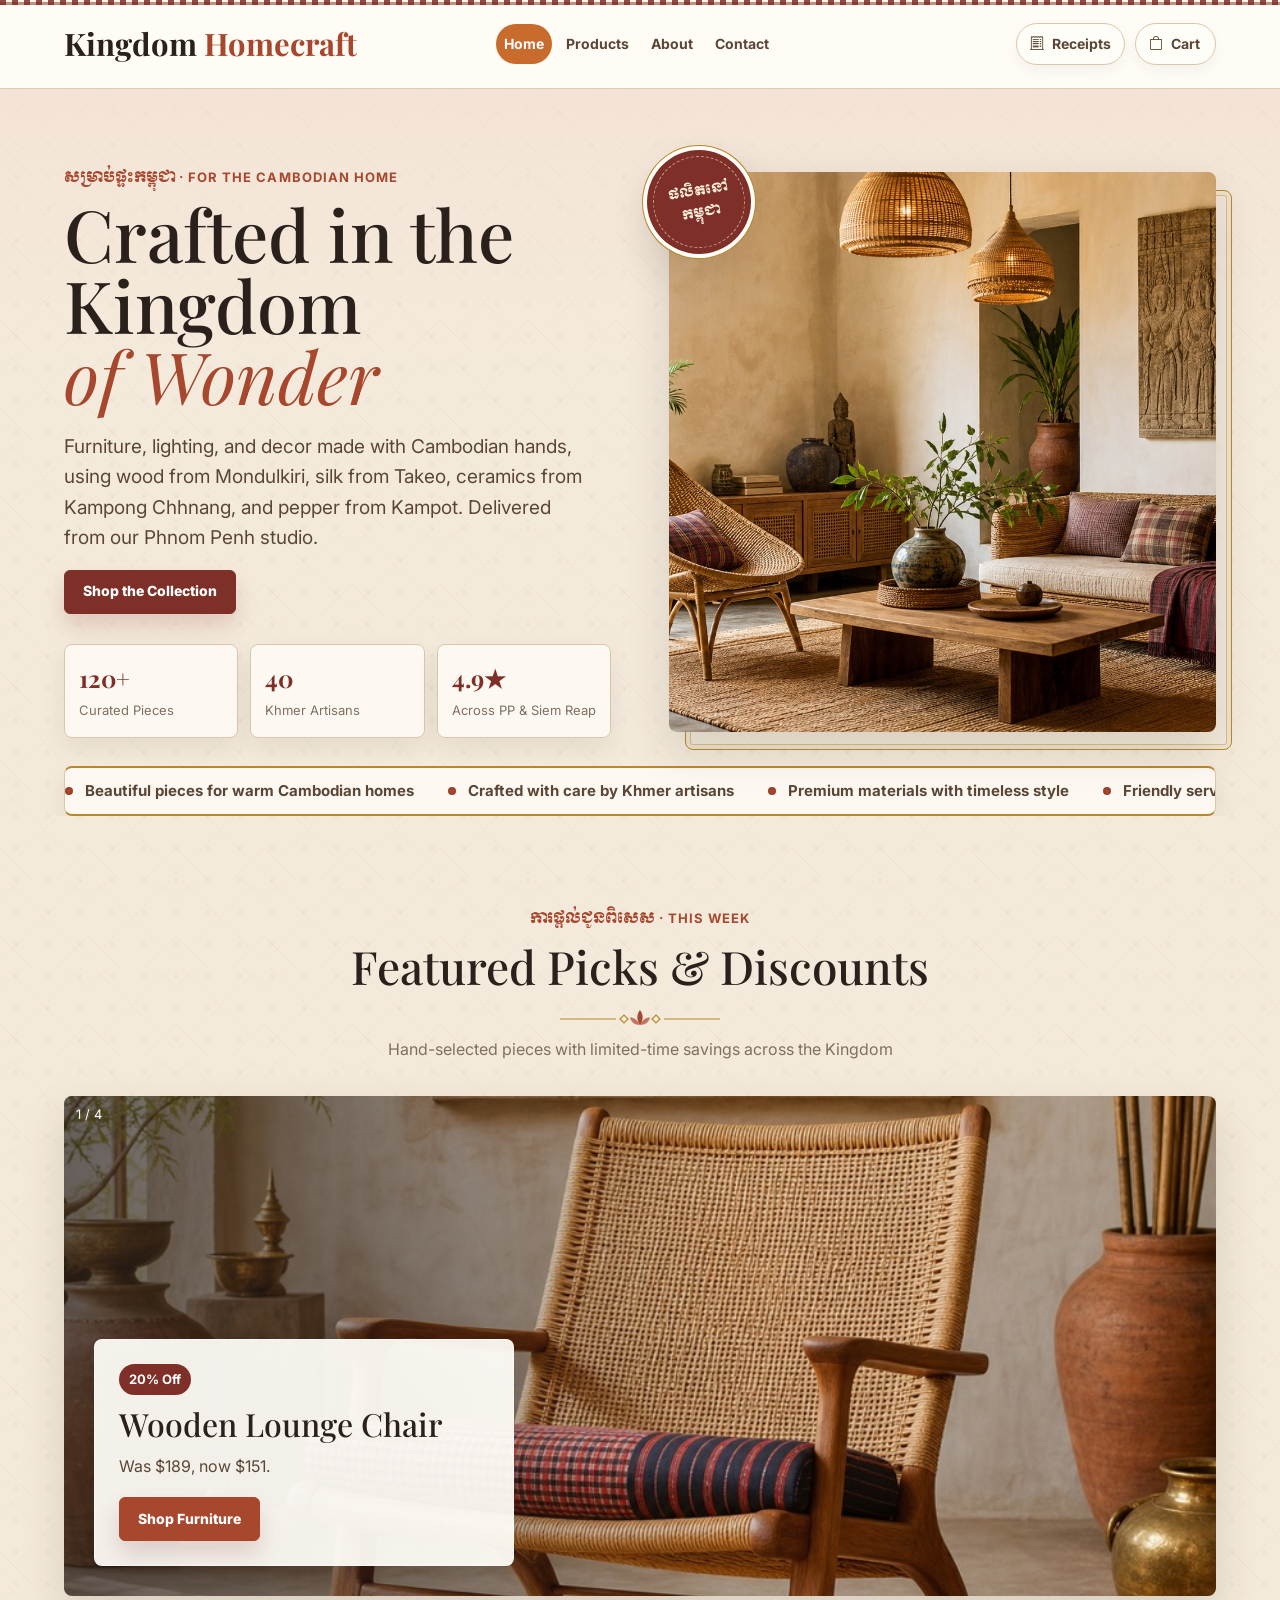
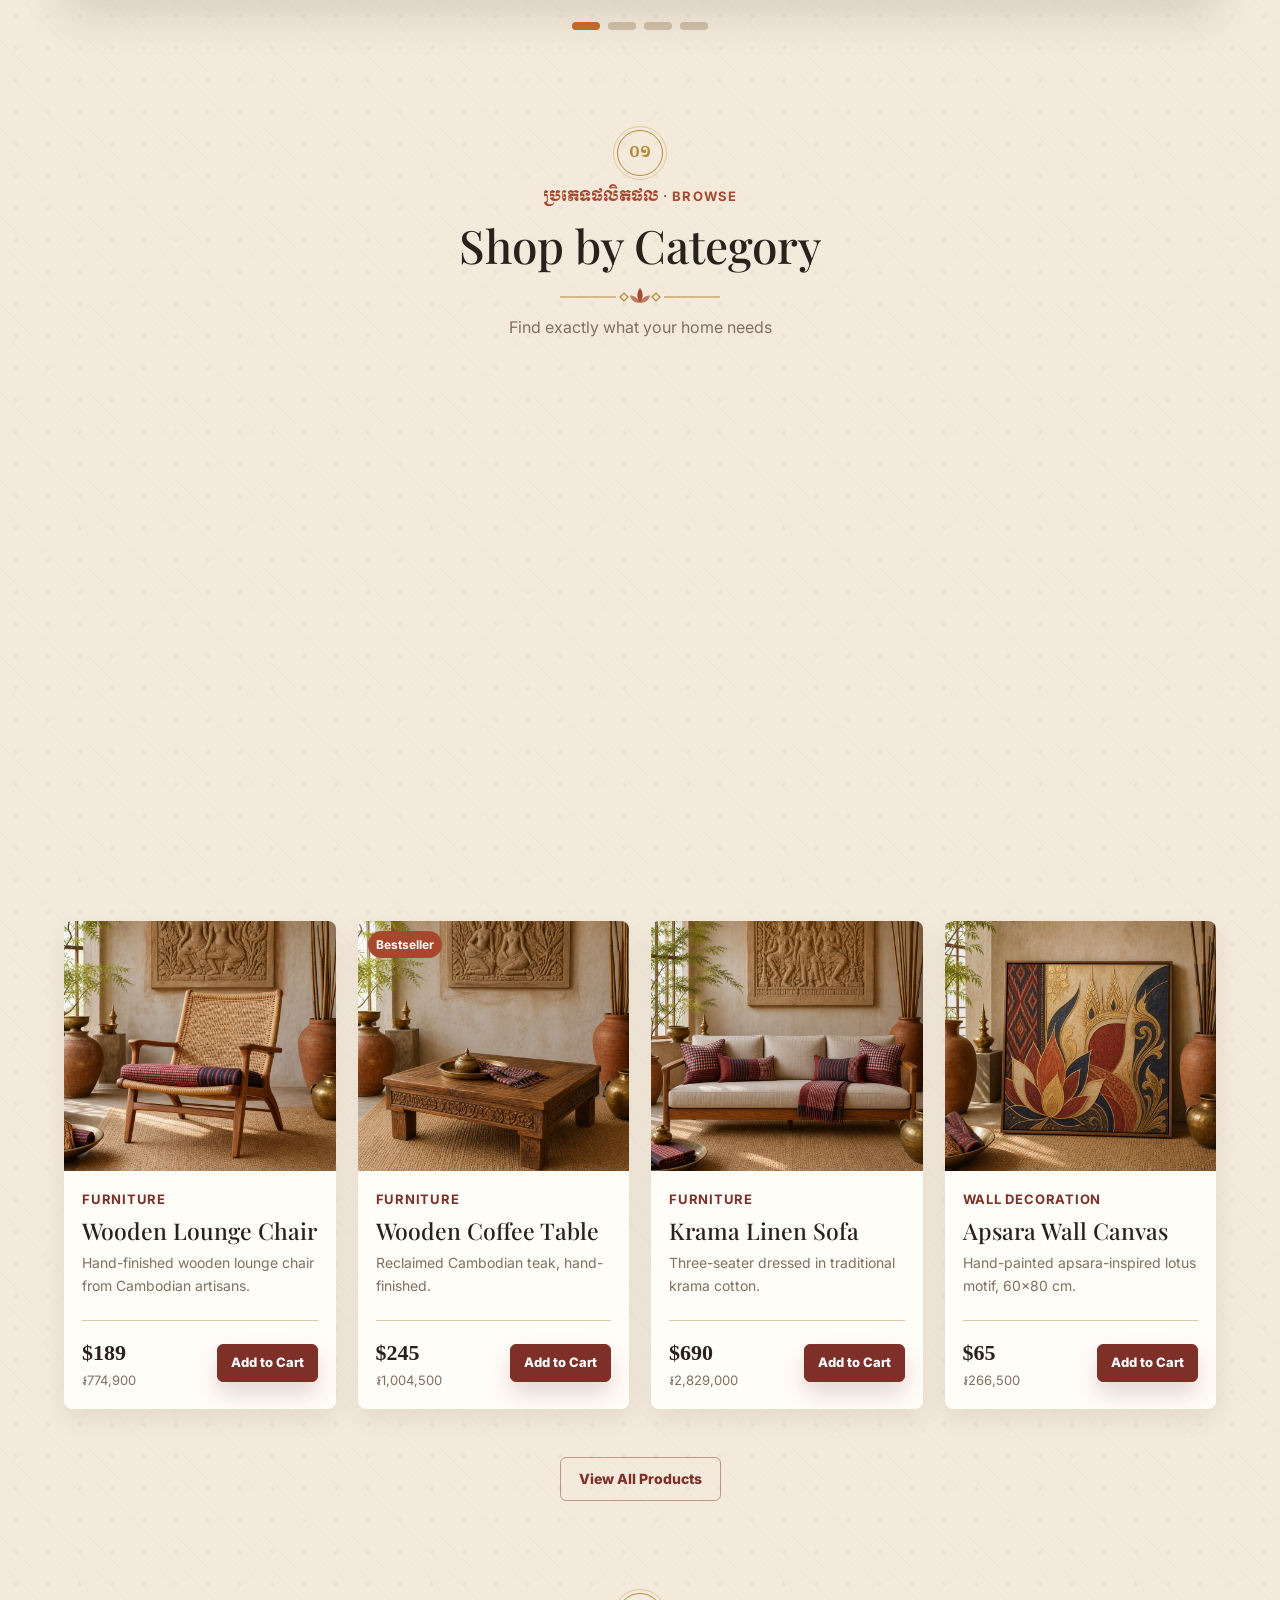
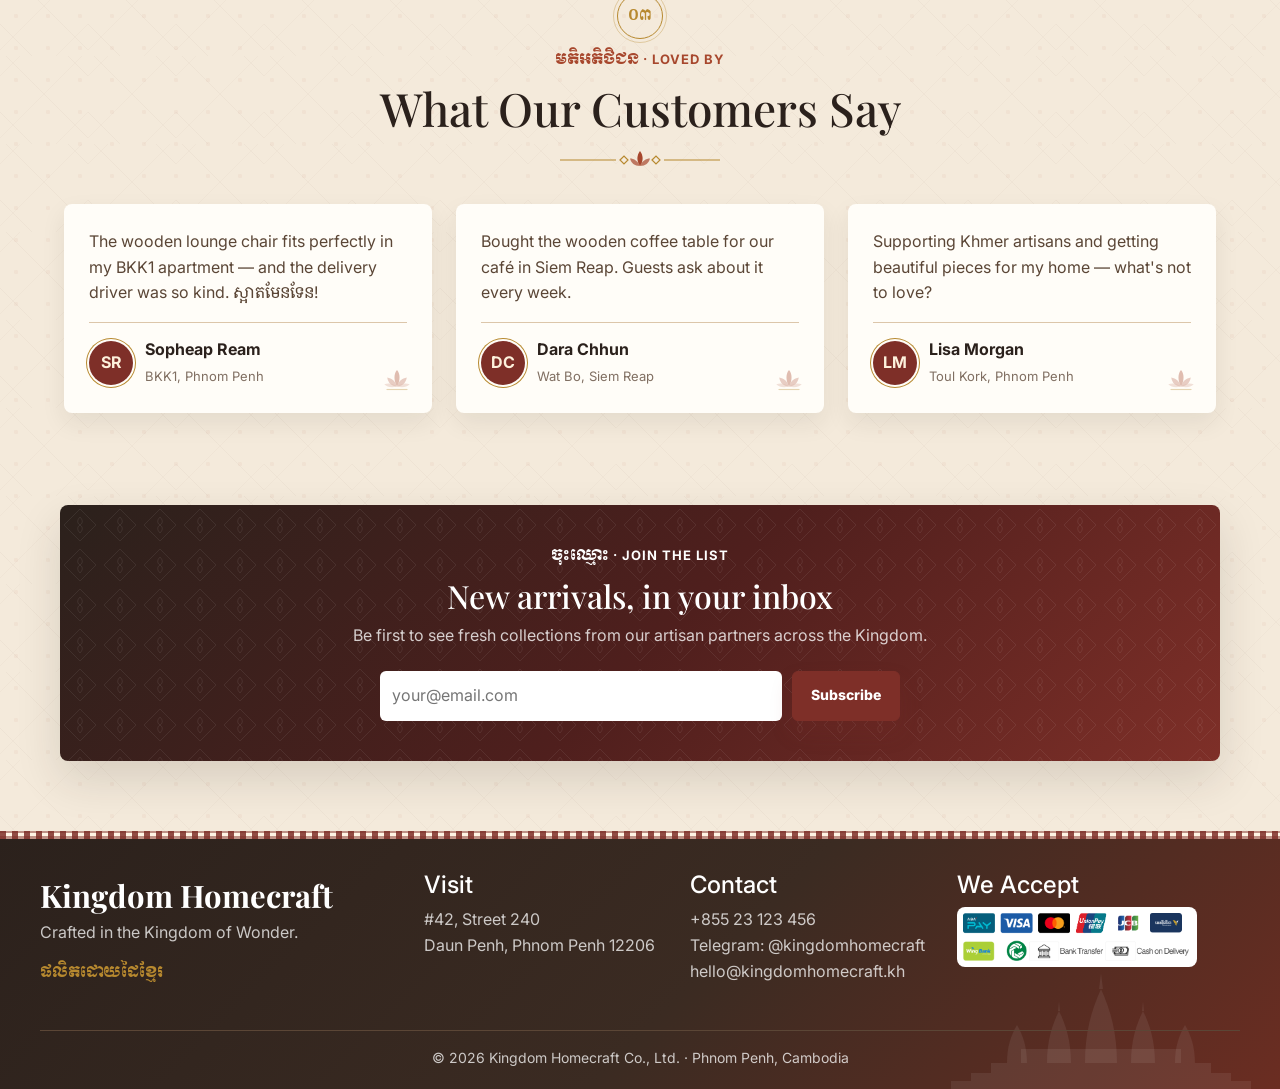
<file: index.html>
<!DOCTYPE html>
<html lang="en">
<head>
  <meta charset="UTF-8" />
  <meta name="viewport" content="width=device-width, initial-scale=1" />
  <title>Kingdom Homecraft — Cambodian Home Decor, Phnom Penh</title>
  <meta name="description" content="Hand-crafted Cambodian wooden furniture and home decor, including krama silk, ceramics, and Kampot pepper candles — delivered across Phnom Penh and the Kingdom." />
  <link rel="icon" href="site-photos/favicon.svg" type="image/svg+xml">
  <link rel="preconnect" href="https://fonts.googleapis.com">
  <link rel="preconnect" href="https://fonts.gstatic.com" crossorigin>
  <link href="https://fonts.googleapis.com/css2?family=Playfair+Display:ital,wght@0,400;0,600;0,700;1,400&family=Inter:wght@400;500;600;700&family=Noto+Serif+Khmer:wght@400;600&family=Moul&display=swap" rel="stylesheet">
  <link href="https://cdn.jsdelivr.net/npm/bootstrap@5.3.3/dist/css/bootstrap.min.css" rel="stylesheet">
  <link href="https://cdn.jsdelivr.net/npm/bootstrap-icons@1.11.3/font/bootstrap-icons.css" rel="stylesheet">
  <link rel="stylesheet" href="style.css" />
</head>
<body>

  <!-- ===== Navbar ===== -->
  <header class="site-header sticky-top">
    <nav class="navbar navbar-expand-lg" aria-label="Primary navigation">
      <div class="container-xl nav-inner">
        <a href="index.html" class="navbar-brand logo">Kingdom<span> Homecraft</span></a>
        <button class="navbar-toggler" type="button" data-bs-toggle="collapse" data-bs-target="#mainNavbar" aria-controls="mainNavbar" aria-expanded="false" aria-label="Toggle navigation">
          <span class="navbar-toggler-icon"></span>
        </button>
        <div class="collapse navbar-collapse" id="mainNavbar">
          <ul class="navbar-nav mx-lg-auto nav-links">
            <li class="nav-item"><a href="index.html" class="nav-link active" aria-current="page">Home</a></li>
            <li class="nav-item"><a href="products.html" class="nav-link">Products</a></li>
            <li class="nav-item"><a href="about.html" class="nav-link">About</a></li>
            <li class="nav-item"><a href="contact.html" class="nav-link">Contact</a></li>
          </ul>
          <div class="nav-actions ms-lg-auto">
            <a href="receipts.html" class="receipt-link"><i class="bi bi-receipt-cutoff" aria-hidden="true"></i><span>Receipts</span></a>
            <a href="cart.html" class="cart-icon" aria-label="Cart">
              <i class="bi bi-bag" aria-hidden="true"></i><span>Cart</span><span class="cart-badge">0</span>
            </a>
          </div>
        </div>
      </div>
    </nav>
  </header>

  <!-- ===== Hero ===== -->
  <section class="hero">
    <div class="hero-text reveal">
      <span class="eyebrow"><span class="km" lang="km">សម្រាប់ផ្ទះកម្ពុជា</span> · For the Cambodian Home</span>
      <h1>Crafted in the Kingdom <em>of Wonder</em></h1>
      <p>Furniture, lighting, and decor made with Cambodian hands, using wood from Mondulkiri, silk from Takeo, ceramics from Kampong Chhnang, and pepper from Kampot. Delivered from our Phnom Penh studio.</p>
      <a href="products.html" class="btn">Shop the Collection</a>
      <div class="hero-meta">
        <div><strong>120+</strong><span>Curated Pieces</span></div>
        <div><strong>40</strong><span>Khmer Artisans</span></div>
        <div><strong>4.9★</strong><span>Across PP & Siem Reap</span></div>
      </div>
    </div>
    <div class="hero-img reveal">
      <span class="hero-seal" lang="km">ផលិតនៅ<br>កម្ពុជា</span>
      <img src="site-photos/home-hero-khmer.jpg" alt="Khmer-inspired living room with wooden furniture, krama textiles, and handcrafted decor" />
    </div>
  </section>

  <!-- ===== Marquee ===== -->
  <section class="marquee-strip" aria-label="Shop highlights">
    <div class="marquee-track">
      <div class="marquee-run">
        <div class="marquee-content">
          <span>Beautiful pieces for warm Cambodian homes</span>
          <span>Crafted with care by Khmer artisans</span>
          <span>Premium materials with timeless style</span>
          <span>Friendly service from showroom to delivery</span>
        </div>
        <div class="marquee-content" aria-hidden="true">
          <span>Beautiful pieces for warm Cambodian homes</span>
          <span>Crafted with care by Khmer artisans</span>
          <span>Premium materials with timeless style</span>
          <span>Friendly service from showroom to delivery</span>
        </div>
      </div>
    </div>
  </section>

  <!-- ===== Slideshow: Featured products & discounts ===== -->
  <section class="section slideshow-section">
    <div class="section-header reveal">
      <span class="eyebrow"><span class="km" lang="km">ការផ្តល់ជូនពិសេស</span> · This Week</span>
      <h2>Featured Picks & Discounts</h2>
      <p>Hand-selected pieces with limited-time savings across the Kingdom</p>
    </div>

    <div class="slideshow-container reveal">
      <div class="mySlides fade">
        <div class="numbertext">1 / 4</div>
        <img src="product-photos/01-rattan-lounge-chair.jpg" alt="Wooden Lounge Chair">
        <div class="text">
          <span class="slide-tag">20% Off</span>
          <h3>Wooden Lounge Chair</h3>
          <p>Was $189, now $151.</p>
          <a href="products.html?cat=Furniture" class="btn">Shop Furniture</a>
        </div>
      </div>

      <div class="mySlides fade">
        <div class="numbertext">2 / 4</div>
        <img src="product-photos/07-rattan-pendant-lamp.jpg" alt="Rattan Pendant Lamp">
        <div class="text">
          <span class="slide-tag">Lighting Deal</span>
          <h3>Rattan Pendant Lamp</h3>
          <p>Warm woven lighting from $79.</p>
          <a href="products.html?cat=Lighting" class="btn">Shop Lighting</a>
        </div>
      </div>

      <div class="mySlides fade">
        <div class="numbertext">3 / 4</div>
        <img src="product-photos/15-kampot-pepper-candle.jpg" alt="Kampot Pepper Candle">
        <div class="text">
          <span class="slide-tag">Bundle Deal</span>
          <h3>Kampot Pepper Candle</h3>
          <p>3 candles for $45.</p>
          <a href="products.html?cat=Home Accessories" class="btn">Shop Accessories</a>
        </div>
      </div>

      <div class="mySlides fade">
        <div class="numbertext">4 / 4</div>
        <img src="product-photos/03-krama-linen-sofa.jpg" alt="Krama Linen Sofa">
        <div class="text">
          <span class="slide-tag">10% Off</span>
          <h3>Krama Linen Sofa</h3>
          <p>Traditional krama style for your living room.</p>
          <a href="products.html" class="btn">Shop All</a>
        </div>
      </div>

    </div>

    <div class="dots">
      <button type="button" class="dot" aria-label="Show slide 1"></button>
      <button type="button" class="dot" aria-label="Show slide 2"></button>
      <button type="button" class="dot" aria-label="Show slide 3"></button>
      <button type="button" class="dot" aria-label="Show slide 4"></button>
    </div>
  </section>

  <!-- ===== Categories ===== -->
  <section class="section">
    <div class="section-header reveal">
      <span class="section-num" lang="km">០១</span>
      <span class="eyebrow"><span class="km" lang="km">ប្រភេទផលិតផល</span> · Browse</span>
      <h2>Shop by Category</h2>
      <p>Find exactly what your home needs</p>
    </div>
    <div class="categories">
      <a href="products.html?cat=Furniture" class="cat-card reveal">
        <img class="cat-photo" src="product-photos/29-krama-reading-armchair.jpg" alt="" loading="lazy">
        <svg class="ico" viewBox="0 0 24 24"><path d="M4 11V8a2 2 0 0 1 2-2h12a2 2 0 0 1 2 2v3M2 11h20v6H2zM6 17v3M18 17v3"/></svg>
        <h3>Furniture</h3>
      </a>
      <a href="products.html?cat=Wall Decoration" class="cat-card reveal">
        <img class="cat-photo" src="product-photos/19-angkor-relief-print.jpg" alt="" loading="lazy">
        <svg class="ico" viewBox="0 0 24 24"><rect x="4" y="4" width="16" height="16" rx="1"/><path d="M4 14l4-4 4 4 3-3 5 5"/></svg>
        <h3>Wall Decor</h3>
      </a>
      <a href="products.html?cat=Lighting" class="cat-card reveal">
        <img class="cat-photo" src="product-photos/07-rattan-pendant-lamp.jpg" alt="" loading="lazy">
        <svg class="ico" viewBox="0 0 24 24"><path d="M9 18h6M10 22h4M12 2a6 6 0 0 1 4 10.5c-.7.7-1 1.6-1 2.5v.5H9V15c0-.9-.3-1.8-1-2.5A6 6 0 0 1 12 2z"/></svg>
        <h3>Lighting</h3>
      </a>
      <a href="products.html?cat=Plants" class="cat-card reveal">
        <img class="cat-photo" src="product-photos/10-frangipani-plant.jpg" alt="" loading="lazy">
        <svg class="ico" viewBox="0 0 24 24"><path d="M12 22V12M12 12c0-5 4-9 9-9-0 5-4 9-9 9zM12 12c0-4-3-7-7-7 0 4 3 7 7 7zM7 18h10l-1 4H8z"/></svg>
        <h3>Plants</h3>
      </a>
      <a href="products.html?cat=Home Accessories" class="cat-card reveal">
        <img class="cat-photo" src="product-photos/23-krama-cushion-set.jpg" alt="" loading="lazy">
        <svg class="ico" viewBox="0 0 24 24"><path d="M12 2c0 3-2 3-2 6s2 3 2 6M8 14h8l-1 8H9z"/></svg>
        <h3>Accessories</h3>
      </a>
    </div>
  </section>

  <!-- ===== Featured products ===== -->
  <section class="section">
    <div class="section-header reveal">
      <span class="section-num" lang="km">០២</span>
      <span class="eyebrow"><span class="km" lang="km">ជ្រើសរើសពិសេស</span> · Curated</span>
      <h2>Featured Pieces</h2>
      <p>Our most-loved items this season</p>
    </div>
    <div class="product-grid">
      <article class="product-card reveal" data-id="1" data-name="Wooden Lounge Chair" data-category="Furniture" data-price="189" data-img="product-photos/01-rattan-lounge-chair.jpg">
        <div class="product-img">
          <img src="product-photos/01-rattan-lounge-chair.jpg" alt="Wooden Lounge Chair" loading="lazy">
        </div>
        <div class="product-info">
          <span class="product-cat">Furniture</span>
          <h3 class="product-name">Wooden Lounge Chair</h3>
          <p class="product-desc">Hand-finished wooden lounge chair from Cambodian artisans.</p>
          <div class="product-bottom">
            <div class="price-stack">
              <span class="product-price">$189</span>
              <span class="product-price-khr">៛774,900</span>
            </div>
            <button class="btn btn-sm add-cart">Add to Cart</button>
          </div>
        </div>
      </article>

      <article class="product-card reveal" data-id="2" data-name="Wooden Coffee Table" data-category="Furniture" data-price="245" data-img="product-photos/02-teak-coffee-table.jpg">
        <div class="product-img">
          <img src="product-photos/02-teak-coffee-table.jpg" alt="Wooden Coffee Table" loading="lazy">
          <span class="product-badge badge-bestseller">Bestseller</span>
        </div>
        <div class="product-info">
          <span class="product-cat">Furniture</span>
          <h3 class="product-name">Wooden Coffee Table</h3>
          <p class="product-desc">Reclaimed Cambodian teak, hand-finished.</p>
          <div class="product-bottom">
            <div class="price-stack">
              <span class="product-price">$245</span>
              <span class="product-price-khr">៛1,004,500</span>
            </div>
            <button class="btn btn-sm add-cart">Add to Cart</button>
          </div>
        </div>
      </article>

      <article class="product-card reveal" data-id="3" data-name="Krama Linen Sofa" data-category="Furniture" data-price="690" data-img="product-photos/03-krama-linen-sofa.jpg">
        <div class="product-img">
          <img src="product-photos/03-krama-linen-sofa.jpg" alt="Krama Linen Sofa" loading="lazy">
        </div>
        <div class="product-info">
          <span class="product-cat">Furniture</span>
          <h3 class="product-name">Krama Linen Sofa</h3>
          <p class="product-desc">Three-seater dressed in traditional krama cotton.</p>
          <div class="product-bottom">
            <div class="price-stack">
              <span class="product-price">$690</span>
              <span class="product-price-khr">៛2,829,000</span>
            </div>
            <button class="btn btn-sm add-cart">Add to Cart</button>
          </div>
        </div>
      </article>

      <article class="product-card reveal" data-id="4" data-name="Apsara Wall Canvas" data-category="Wall Decoration" data-price="65" data-img="product-photos/04-apsara-wall-canvas.jpg">
        <div class="product-img">
          <img src="product-photos/04-apsara-wall-canvas.jpg" alt="Apsara Wall Canvas" loading="lazy">
        </div>
        <div class="product-info">
          <span class="product-cat">Wall Decoration</span>
          <h3 class="product-name">Apsara Wall Canvas</h3>
          <p class="product-desc">Hand-painted apsara-inspired lotus motif, 60x80 cm.</p>
          <div class="product-bottom">
            <div class="price-stack">
              <span class="product-price">$65</span>
              <span class="product-price-khr">៛266,500</span>
            </div>
            <button class="btn btn-sm add-cart">Add to Cart</button>
          </div>
        </div>
      </article>
    </div>
    <div style="text-align:center;margin-top:3rem;">
      <a href="products.html" class="btn btn-outline">View All Products</a>
    </div>
  </section>

  <!-- ===== Testimonials ===== -->
  <section class="section">
    <div class="section-header reveal">
      <span class="section-num" lang="km">០៣</span>
      <span class="eyebrow"><span class="km" lang="km">មតិអតិថិជន</span> · Loved By</span>
      <h2>What Our Customers Say</h2>
    </div>
    <div class="testimonials">
      <div class="testimonial reveal">
        <p>The wooden lounge chair fits perfectly in my BKK1 apartment — and the delivery driver was so kind. ស្អាតមែនទែន!</p>
        <div class="testimonial-author">
          <div class="testimonial-avatar">SR</div>
          <div><strong>Sopheap Ream</strong><span>BKK1, Phnom Penh</span></div>
        </div>
      </div>
      <div class="testimonial reveal">
        <p>Bought the wooden coffee table for our café in Siem Reap. Guests ask about it every week.</p>
        <div class="testimonial-author">
          <div class="testimonial-avatar">DC</div>
          <div><strong>Dara Chhun</strong><span>Wat Bo, Siem Reap</span></div>
        </div>
      </div>
      <div class="testimonial reveal">
        <p>Supporting Khmer artisans and getting beautiful pieces for my home — what's not to love?</p>
        <div class="testimonial-author">
          <div class="testimonial-avatar">LM</div>
          <div><strong>Lisa Morgan</strong><span>Toul Kork, Phnom Penh</span></div>
        </div>
      </div>
    </div>
  </section>

  <!-- ===== Newsletter ===== -->
  <section class="newsletter reveal">
    <span class="eyebrow" style="color:var(--accent);"><span class="km" lang="km">ចុះឈ្មោះ</span> · Join the List</span>
    <h2>New arrivals, in your inbox</h2>
    <p>Be first to see fresh collections from our artisan partners across the Kingdom.</p>
    <form id="newsletter-form">
      <input type="email" placeholder="your@email.com" required />
      <button type="submit">Subscribe</button>
    </form>
  </section>

  <!-- ===== Footer ===== -->
  <footer class="footer">
    <div class="footer-inner">
      <div>
        <div class="logo">Kingdom<span> Homecraft</span></div>
        <p class="foot-tag">Crafted in the Kingdom of Wonder.</p>
        <p class="foot-km" lang="km">ផលិតដោយដៃខ្មែរ</p>
      </div>
      <div class="foot-col">
        <h4>Visit</h4>
        <p>#42, Street 240<br/>Daun Penh, Phnom Penh 12206</p>
      </div>
      <div class="foot-col">
        <h4>Contact</h4>
        <p>+855 23 123 456<br/>Telegram: @kingdomhomecraft<br/>hello@kingdomhomecraft.kh</p>
      </div>
      <div class="foot-col foot-payments">
        <h4>We Accept</h4>
        <img src="site-photos/We-accept-payment–for-web-footer-2.png" alt="Accepted payment methods">
      </div>
    </div>
    <div class="footer-bottom">© 2026 Kingdom Homecraft Co., Ltd. · Phnom Penh, Cambodia</div>
  </footer>

  <script src="https://cdn.jsdelivr.net/npm/bootstrap@5.3.3/dist/js/bootstrap.bundle.min.js"></script>
  <script src="js/data-store.js"></script>
  <script src="js/cart-badge.js"></script>
  <script src="js/product-interactions.js"></script>
  <script src="js/cart-page.js"></script>
  <script src="js/receipts.js"></script>
  <script src="js/forms.js"></script>
  <script src="js/home-ui.js"></script>
  <script src="script.js"></script>
</body>
</html>
</file>
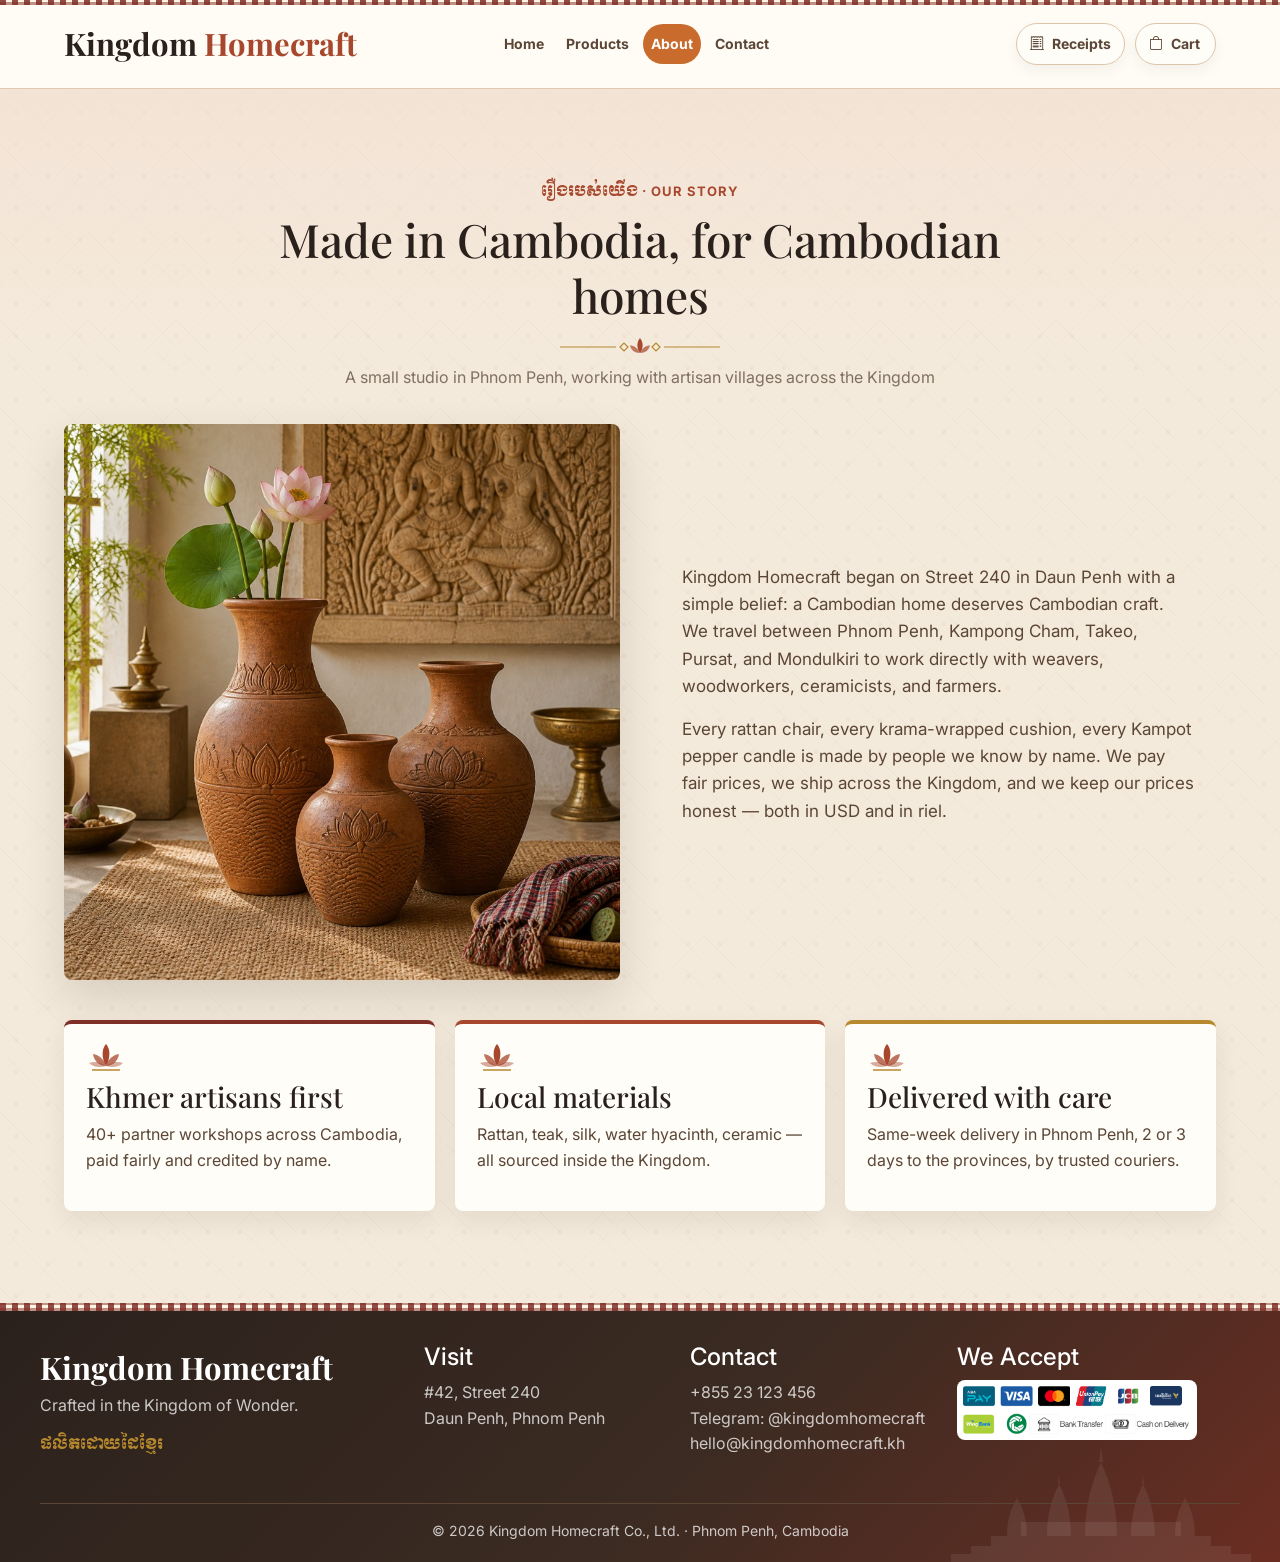
<file: about.html>
<!DOCTYPE html>
<html lang="en">
<head>
  <meta charset="UTF-8" />
  <meta name="viewport" content="width=device-width, initial-scale=1" />
  <title>About — Kingdom Homecraft</title>
  <meta name="description" content="Our story: a Phnom Penh studio working with Cambodian artisans to bring beautiful, locally-made homeware to the Kingdom." />
  <link rel="icon" href="site-photos/favicon.svg" type="image/svg+xml">
  <link rel="preconnect" href="https://fonts.googleapis.com">
  <link rel="preconnect" href="https://fonts.gstatic.com" crossorigin>
  <link href="https://fonts.googleapis.com/css2?family=Playfair+Display:ital,wght@0,400;0,600;0,700;1,400&family=Inter:wght@400;500;600;700&family=Noto+Serif+Khmer:wght@400;600&family=Moul&display=swap" rel="stylesheet">
  <link href="https://cdn.jsdelivr.net/npm/bootstrap@5.3.3/dist/css/bootstrap.min.css" rel="stylesheet">
  <link href="https://cdn.jsdelivr.net/npm/bootstrap-icons@1.11.3/font/bootstrap-icons.css" rel="stylesheet">
  <link rel="stylesheet" href="style.css" />
</head>
<body>

  <header class="site-header sticky-top">
    <nav class="navbar navbar-expand-lg" aria-label="Primary navigation">
      <div class="container-xl nav-inner">
        <a href="index.html" class="navbar-brand logo">Kingdom<span> Homecraft</span></a>
        <button class="navbar-toggler" type="button" data-bs-toggle="collapse" data-bs-target="#mainNavbar" aria-controls="mainNavbar" aria-expanded="false" aria-label="Toggle navigation">
          <span class="navbar-toggler-icon"></span>
        </button>
        <div class="collapse navbar-collapse" id="mainNavbar">
          <ul class="navbar-nav mx-lg-auto nav-links">
            <li class="nav-item"><a href="index.html" class="nav-link">Home</a></li>
            <li class="nav-item"><a href="products.html" class="nav-link">Products</a></li>
            <li class="nav-item"><a href="about.html" class="nav-link active" aria-current="page">About</a></li>
            <li class="nav-item"><a href="contact.html" class="nav-link">Contact</a></li>
          </ul>
          <div class="nav-actions ms-lg-auto">
            <a href="receipts.html" class="receipt-link"><i class="bi bi-receipt-cutoff" aria-hidden="true"></i><span>Receipts</span></a>
            <a href="cart.html" class="cart-icon" aria-label="Cart"><i class="bi bi-bag" aria-hidden="true"></i><span>Cart</span><span class="cart-badge">0</span></a>
          </div>
        </div>
      </div>
    </nav>
  </header>

  <section class="section">
    <div class="section-header">
      <span class="eyebrow"><span class="km" lang="km">រឿងរបស់យើង</span> · Our Story</span>
      <h2>Made in Cambodia, for Cambodian homes</h2>
      <p>A small studio in Phnom Penh, working with artisan villages across the Kingdom</p>
    </div>

    <div class="about-grid">
      <img src="product-photos/14-kampong-chhnang-vase-set.jpg" alt="Hand-thrown Kampong Chhnang ceramic vases in a Khmer-style room" />
      <div class="prose">
        <p>Kingdom Homecraft began on Street 240 in Daun Penh with a simple belief: a Cambodian home deserves Cambodian craft. We travel between Phnom Penh, Kampong Cham, Takeo, Pursat, and Mondulkiri to work directly with weavers, woodworkers, ceramicists, and farmers.</p>
        <p>Every rattan chair, every krama-wrapped cushion, every Kampot pepper candle is made by people we know by name. We pay fair prices, we ship across the Kingdom, and we keep our prices honest — both in USD and in riel.</p>
      </div>
    </div>

    <div class="values-grid">
      <div class="value-card reveal">
        <h3>Khmer artisans first</h3>
        <p>40+ partner workshops across Cambodia, paid fairly and credited by name.</p>
      </div>
      <div class="value-card reveal">
        <h3>Local materials</h3>
        <p>Rattan, teak, silk, water hyacinth, ceramic — all sourced inside the Kingdom.</p>
      </div>
      <div class="value-card reveal">
        <h3>Delivered with care</h3>
        <p>Same-week delivery in Phnom Penh, 2 or 3 days to the provinces, by trusted couriers.</p>
      </div>
    </div>
  </section>

  <footer class="footer">
    <div class="footer-inner">
      <div>
        <div class="logo">Kingdom<span> Homecraft</span></div>
        <p class="foot-tag">Crafted in the Kingdom of Wonder.</p>
        <p class="foot-km" lang="km">ផលិតដោយដៃខ្មែរ</p>
      </div>
      <div class="foot-col"><h4>Visit</h4><p>#42, Street 240<br/>Daun Penh, Phnom Penh</p></div>
      <div class="foot-col"><h4>Contact</h4><p>+855 23 123 456<br/>Telegram: @kingdomhomecraft<br/>hello@kingdomhomecraft.kh</p></div>
      <div class="foot-col foot-payments"><h4>We Accept</h4><img src="site-photos/We-accept-payment–for-web-footer-2.png" alt="Accepted payment methods"></div>
    </div>
    <div class="footer-bottom">© 2026 Kingdom Homecraft Co., Ltd. · Phnom Penh, Cambodia</div>
  </footer>

  <script src="https://cdn.jsdelivr.net/npm/bootstrap@5.3.3/dist/js/bootstrap.bundle.min.js"></script>
  <script src="js/data-store.js"></script>
  <script src="js/cart-badge.js"></script>
  <script src="js/product-interactions.js"></script>
  <script src="js/cart-page.js"></script>
  <script src="js/receipts.js"></script>
  <script src="js/forms.js"></script>
  <script src="js/home-ui.js"></script>
  <script src="script.js"></script>
</body>
</html>
</file>
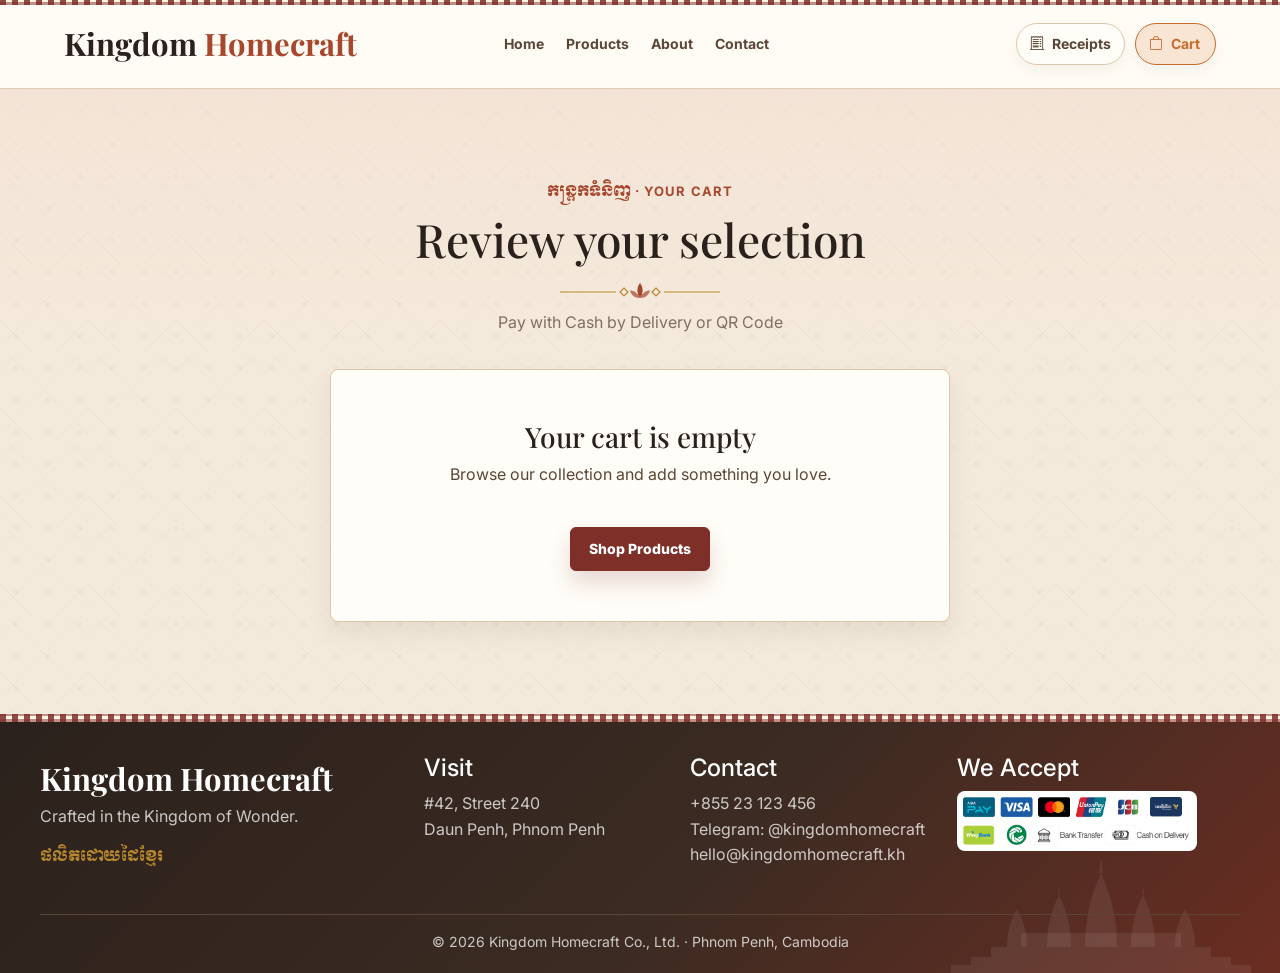
<file: cart.html>
<!DOCTYPE html>
<html lang="en">
<head>
  <meta charset="UTF-8" />
  <meta name="viewport" content="width=device-width, initial-scale=1" />
  <title>Cart — Kingdom Homecraft</title>
  <meta name="description" content="Review your selected items and check out with cash by delivery or QR code." />
  <link rel="icon" href="site-photos/favicon.svg" type="image/svg+xml">
  <link rel="preconnect" href="https://fonts.googleapis.com">
  <link rel="preconnect" href="https://fonts.gstatic.com" crossorigin>
  <link href="https://fonts.googleapis.com/css2?family=Playfair+Display:ital,wght@0,400;0,600;0,700;1,400&family=Inter:wght@400;500;600;700&family=Noto+Serif+Khmer:wght@400;600&family=Moul&display=swap" rel="stylesheet">
  <link href="https://cdn.jsdelivr.net/npm/bootstrap@5.3.3/dist/css/bootstrap.min.css" rel="stylesheet">
  <link href="https://cdn.jsdelivr.net/npm/bootstrap-icons@1.11.3/font/bootstrap-icons.css" rel="stylesheet">
  <link rel="stylesheet" href="style.css" />
</head>
<body>

  <header class="site-header sticky-top">
    <nav class="navbar navbar-expand-lg" aria-label="Primary navigation">
      <div class="container-xl nav-inner">
        <a href="index.html" class="navbar-brand logo">Kingdom<span> Homecraft</span></a>
        <button class="navbar-toggler" type="button" data-bs-toggle="collapse" data-bs-target="#mainNavbar" aria-controls="mainNavbar" aria-expanded="false" aria-label="Toggle navigation">
          <span class="navbar-toggler-icon"></span>
        </button>
        <div class="collapse navbar-collapse" id="mainNavbar">
          <ul class="navbar-nav mx-lg-auto nav-links">
            <li class="nav-item"><a href="index.html" class="nav-link">Home</a></li>
            <li class="nav-item"><a href="products.html" class="nav-link">Products</a></li>
            <li class="nav-item"><a href="about.html" class="nav-link">About</a></li>
            <li class="nav-item"><a href="contact.html" class="nav-link">Contact</a></li>
          </ul>
          <div class="nav-actions ms-lg-auto">
            <a href="receipts.html" class="receipt-link"><i class="bi bi-receipt-cutoff" aria-hidden="true"></i><span>Receipts</span></a>
            <a href="cart.html" class="cart-icon active" aria-label="Cart"><i class="bi bi-bag" aria-hidden="true"></i><span>Cart</span><span class="cart-badge">0</span></a>
          </div>
        </div>
      </div>
    </nav>
  </header>

  <section class="section">
    <div class="section-header">
      <span class="eyebrow"><span class="km" lang="km">កន្ត្រកទំនិញ</span> · Your Cart</span>
      <h2>Review your selection</h2>
      <p>Pay with Cash by Delivery or QR Code</p>
    </div>
    <div id="cart-wrap"></div>
  </section>

  <footer class="footer">
    <div class="footer-inner">
      <div>
        <div class="logo">Kingdom<span> Homecraft</span></div>
        <p class="foot-tag">Crafted in the Kingdom of Wonder.</p>
        <p class="foot-km" lang="km">ផលិតដោយដៃខ្មែរ</p>
      </div>
      <div class="foot-col"><h4>Visit</h4><p>#42, Street 240<br/>Daun Penh, Phnom Penh</p></div>
      <div class="foot-col"><h4>Contact</h4><p>+855 23 123 456<br/>Telegram: @kingdomhomecraft<br/>hello@kingdomhomecraft.kh</p></div>
      <div class="foot-col foot-payments"><h4>We Accept</h4><img src="site-photos/We-accept-payment–for-web-footer-2.png" alt="Accepted payment methods"></div>
    </div>
    <div class="footer-bottom">© 2026 Kingdom Homecraft Co., Ltd. · Phnom Penh, Cambodia</div>
  </footer>

  <script src="https://cdn.jsdelivr.net/npm/bootstrap@5.3.3/dist/js/bootstrap.bundle.min.js"></script>
  <script src="js/data-store.js"></script>
  <script src="js/cart-badge.js"></script>
  <script src="js/product-interactions.js"></script>
  <script src="js/cart-page.js"></script>
  <script src="js/receipts.js"></script>
  <script src="js/forms.js"></script>
  <script src="js/home-ui.js"></script>
  <script src="script.js"></script>
</body>
</html>
</file>
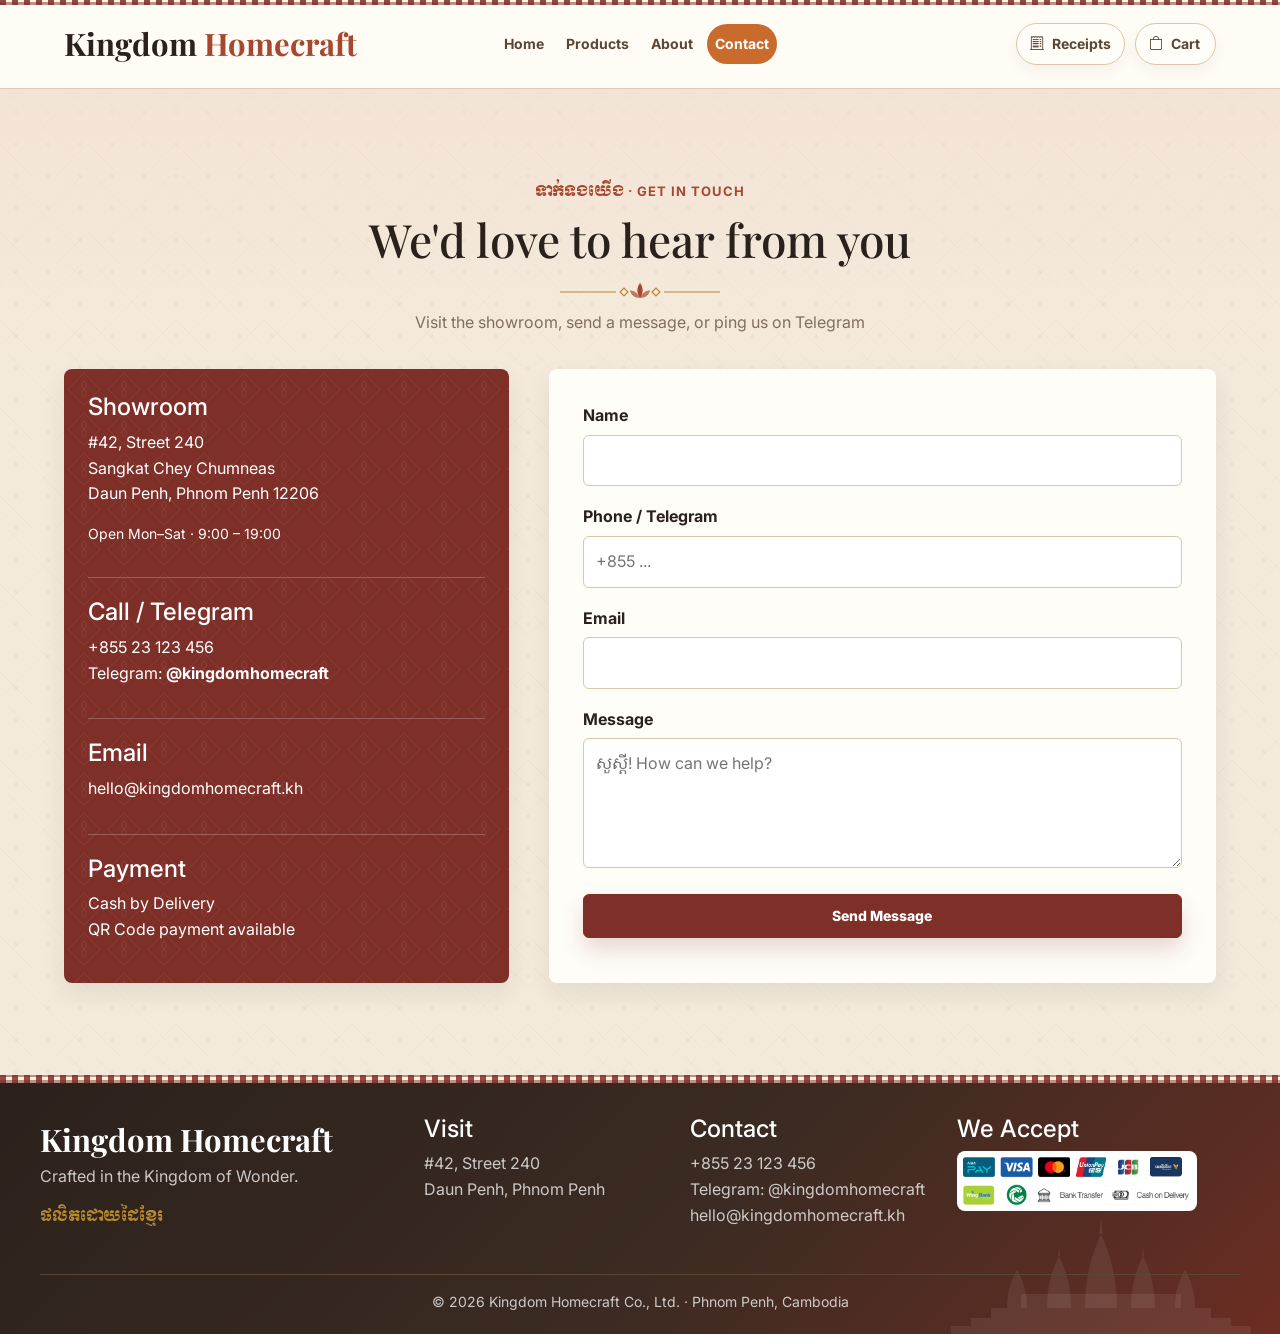
<file: contact.html>
<!DOCTYPE html>
<html lang="en">
<head>
  <meta charset="UTF-8" />
  <meta name="viewport" content="width=device-width, initial-scale=1" />
  <title>Contact — Kingdom Homecraft</title>
  <meta name="description" content="Visit our Phnom Penh showroom on Street 240 or reach us on Telegram." />
  <link rel="icon" href="site-photos/favicon.svg" type="image/svg+xml">
  <link rel="preconnect" href="https://fonts.googleapis.com">
  <link rel="preconnect" href="https://fonts.gstatic.com" crossorigin>
  <link href="https://fonts.googleapis.com/css2?family=Playfair+Display:ital,wght@0,400;0,600;0,700;1,400&family=Inter:wght@400;500;600;700&family=Noto+Serif+Khmer:wght@400;600&family=Moul&display=swap" rel="stylesheet">
  <link href="https://cdn.jsdelivr.net/npm/bootstrap@5.3.3/dist/css/bootstrap.min.css" rel="stylesheet">
  <link href="https://cdn.jsdelivr.net/npm/bootstrap-icons@1.11.3/font/bootstrap-icons.css" rel="stylesheet">
  <link rel="stylesheet" href="style.css" />
</head>
<body>

  <header class="site-header sticky-top">
    <nav class="navbar navbar-expand-lg" aria-label="Primary navigation">
      <div class="container-xl nav-inner">
        <a href="index.html" class="navbar-brand logo">Kingdom<span> Homecraft</span></a>
        <button class="navbar-toggler" type="button" data-bs-toggle="collapse" data-bs-target="#mainNavbar" aria-controls="mainNavbar" aria-expanded="false" aria-label="Toggle navigation">
          <span class="navbar-toggler-icon"></span>
        </button>
        <div class="collapse navbar-collapse" id="mainNavbar">
          <ul class="navbar-nav mx-lg-auto nav-links">
            <li class="nav-item"><a href="index.html" class="nav-link">Home</a></li>
            <li class="nav-item"><a href="products.html" class="nav-link">Products</a></li>
            <li class="nav-item"><a href="about.html" class="nav-link">About</a></li>
            <li class="nav-item"><a href="contact.html" class="nav-link active" aria-current="page">Contact</a></li>
          </ul>
          <div class="nav-actions ms-lg-auto">
            <a href="receipts.html" class="receipt-link"><i class="bi bi-receipt-cutoff" aria-hidden="true"></i><span>Receipts</span></a>
            <a href="cart.html" class="cart-icon" aria-label="Cart"><i class="bi bi-bag" aria-hidden="true"></i><span>Cart</span><span class="cart-badge">0</span></a>
          </div>
        </div>
      </div>
    </nav>
  </header>

  <section class="section">
    <div class="section-header">
      <span class="eyebrow"><span class="km" lang="km">ទាក់ទងយើង</span> · Get in Touch</span>
      <h2>We'd love to hear from you</h2>
      <p>Visit the showroom, send a message, or ping us on Telegram</p>
    </div>

    <div class="contact-layout">
      <div class="contact-info">
        <div class="info-block">
          <h4>Showroom</h4>
          <p>#42, Street 240<br/>Sangkat Chey Chumneas<br/>Daun Penh, Phnom Penh 12206</p>
          <p class="info-meta">Open Mon–Sat · 9:00 – 19:00</p>
        </div>
        <div class="info-block">
          <h4>Call / Telegram</h4>
          <p>+855 23 123 456<br/>Telegram: <strong>@kingdomhomecraft</strong></p>
        </div>
        <div class="info-block">
          <h4>Email</h4>
          <p>hello@kingdomhomecraft.kh</p>
        </div>
        <div class="info-block">
          <h4>Payment</h4>
          <p>Cash by Delivery<br/>QR Code payment available</p>
        </div>
      </div>

      <form id="contact-form" class="contact-form">
        <div class="form-group">
          <label for="name">Name</label>
          <input type="text" id="name" required />
        </div>
        <div class="form-group">
          <label for="phone">Phone / Telegram</label>
          <input type="text" id="phone" placeholder="+855 ..." />
        </div>
        <div class="form-group">
          <label for="email">Email</label>
          <input type="email" id="email" required />
        </div>
        <div class="form-group">
          <label for="message">Message</label>
          <textarea id="message" required placeholder="សួស្តី! How can we help?"></textarea>
        </div>
        <button type="submit" class="btn" style="width:100%;">Send Message</button>
      </form>
    </div>
  </section>

  <footer class="footer">
    <div class="footer-inner">
      <div>
        <div class="logo">Kingdom<span> Homecraft</span></div>
        <p class="foot-tag">Crafted in the Kingdom of Wonder.</p>
        <p class="foot-km" lang="km">ផលិតដោយដៃខ្មែរ</p>
      </div>
      <div class="foot-col"><h4>Visit</h4><p>#42, Street 240<br/>Daun Penh, Phnom Penh</p></div>
      <div class="foot-col"><h4>Contact</h4><p>+855 23 123 456<br/>Telegram: @kingdomhomecraft<br/>hello@kingdomhomecraft.kh</p></div>
      <div class="foot-col foot-payments"><h4>We Accept</h4><img src="site-photos/We-accept-payment–for-web-footer-2.png" alt="Accepted payment methods"></div>
    </div>
    <div class="footer-bottom">© 2026 Kingdom Homecraft Co., Ltd. · Phnom Penh, Cambodia</div>
  </footer>

  <script src="https://cdn.jsdelivr.net/npm/bootstrap@5.3.3/dist/js/bootstrap.bundle.min.js"></script>
  <script src="js/data-store.js"></script>
  <script src="js/cart-badge.js"></script>
  <script src="js/product-interactions.js"></script>
  <script src="js/cart-page.js"></script>
  <script src="js/receipts.js"></script>
  <script src="js/forms.js"></script>
  <script src="js/home-ui.js"></script>
  <script src="script.js"></script>
</body>
</html>
</file>
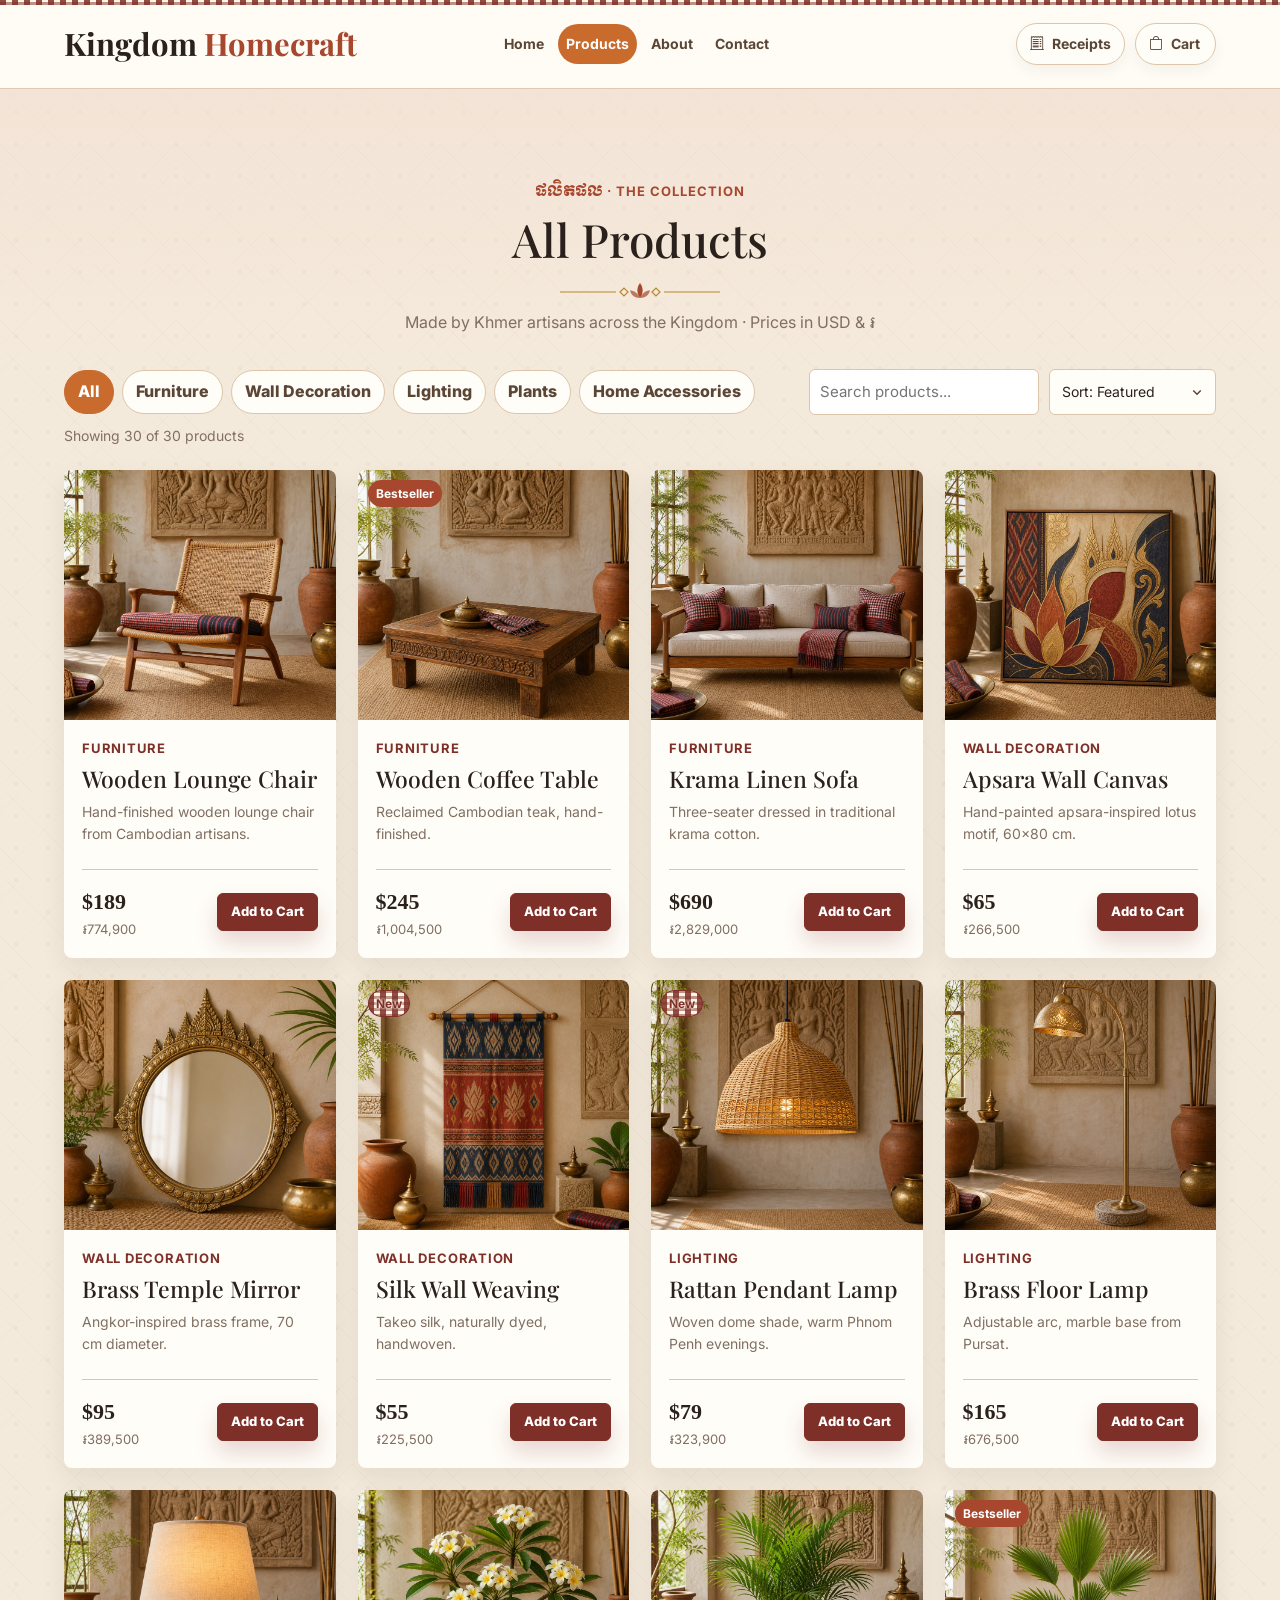
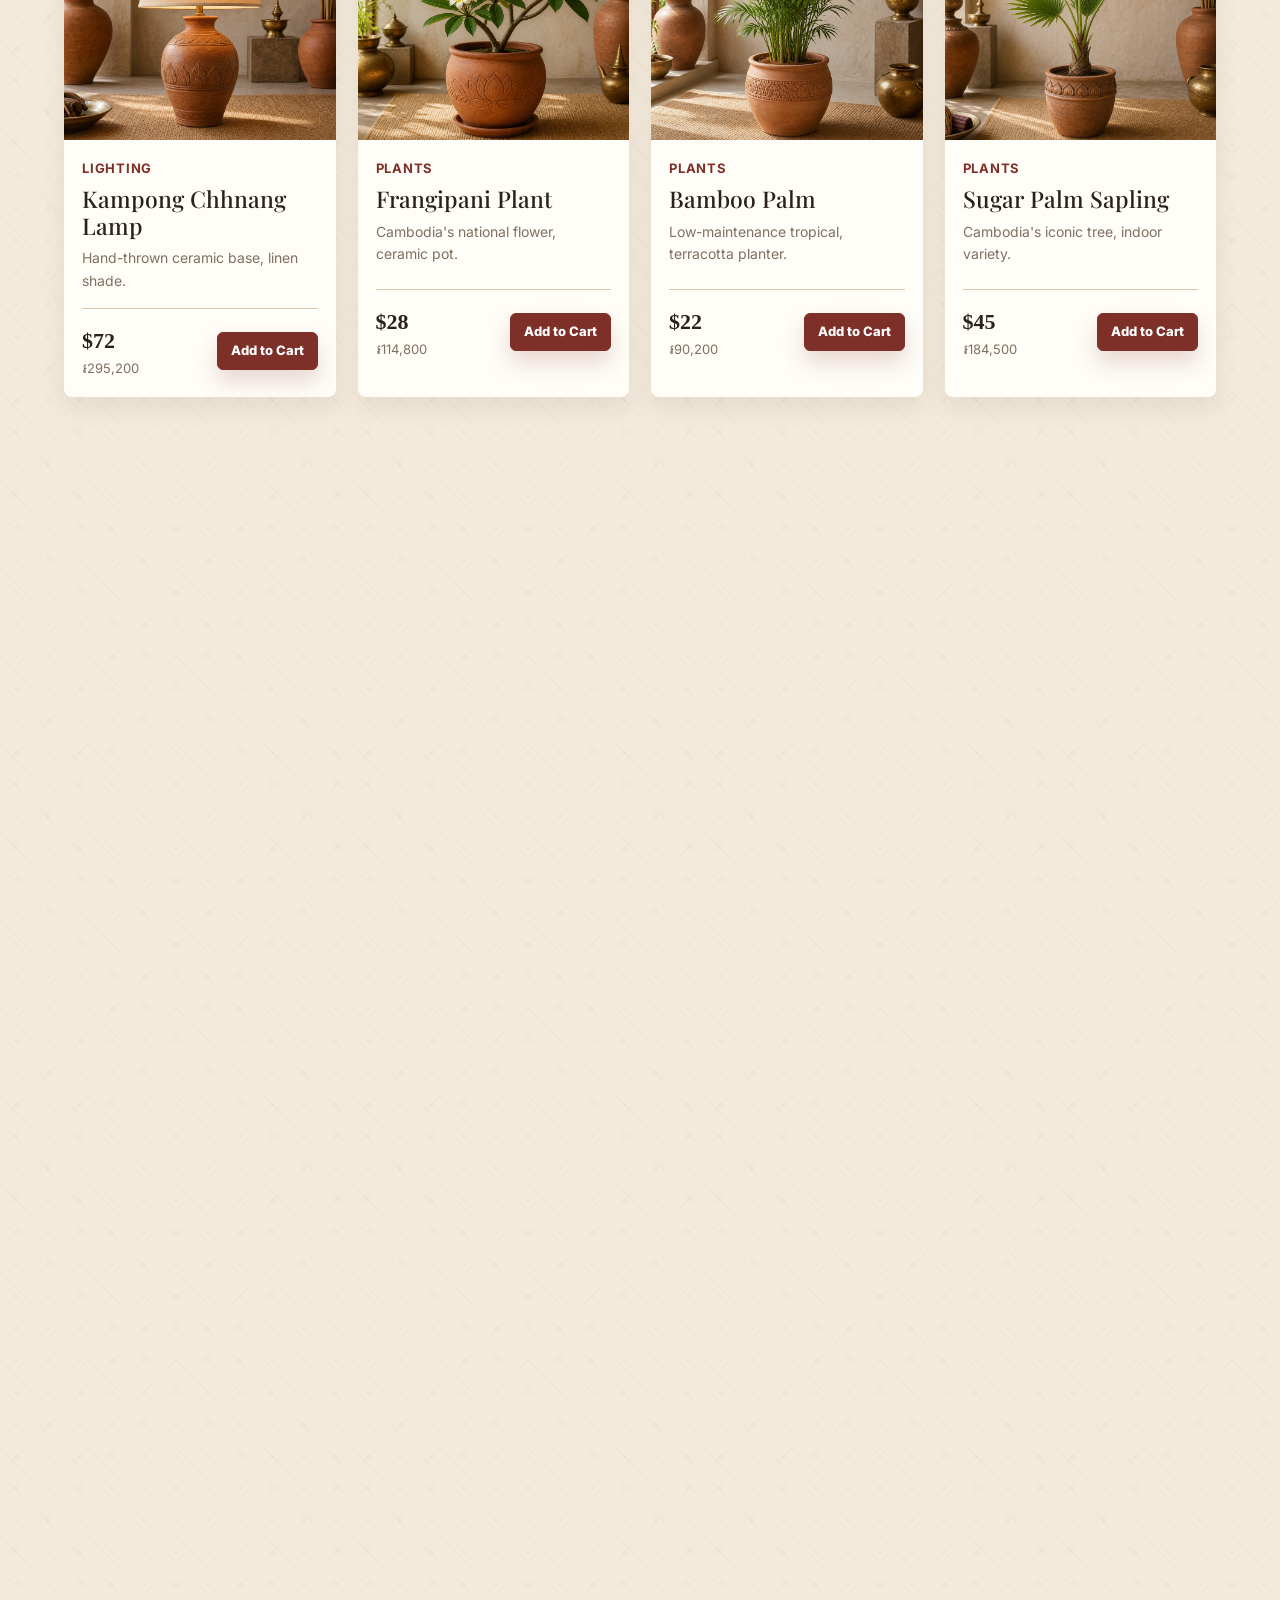
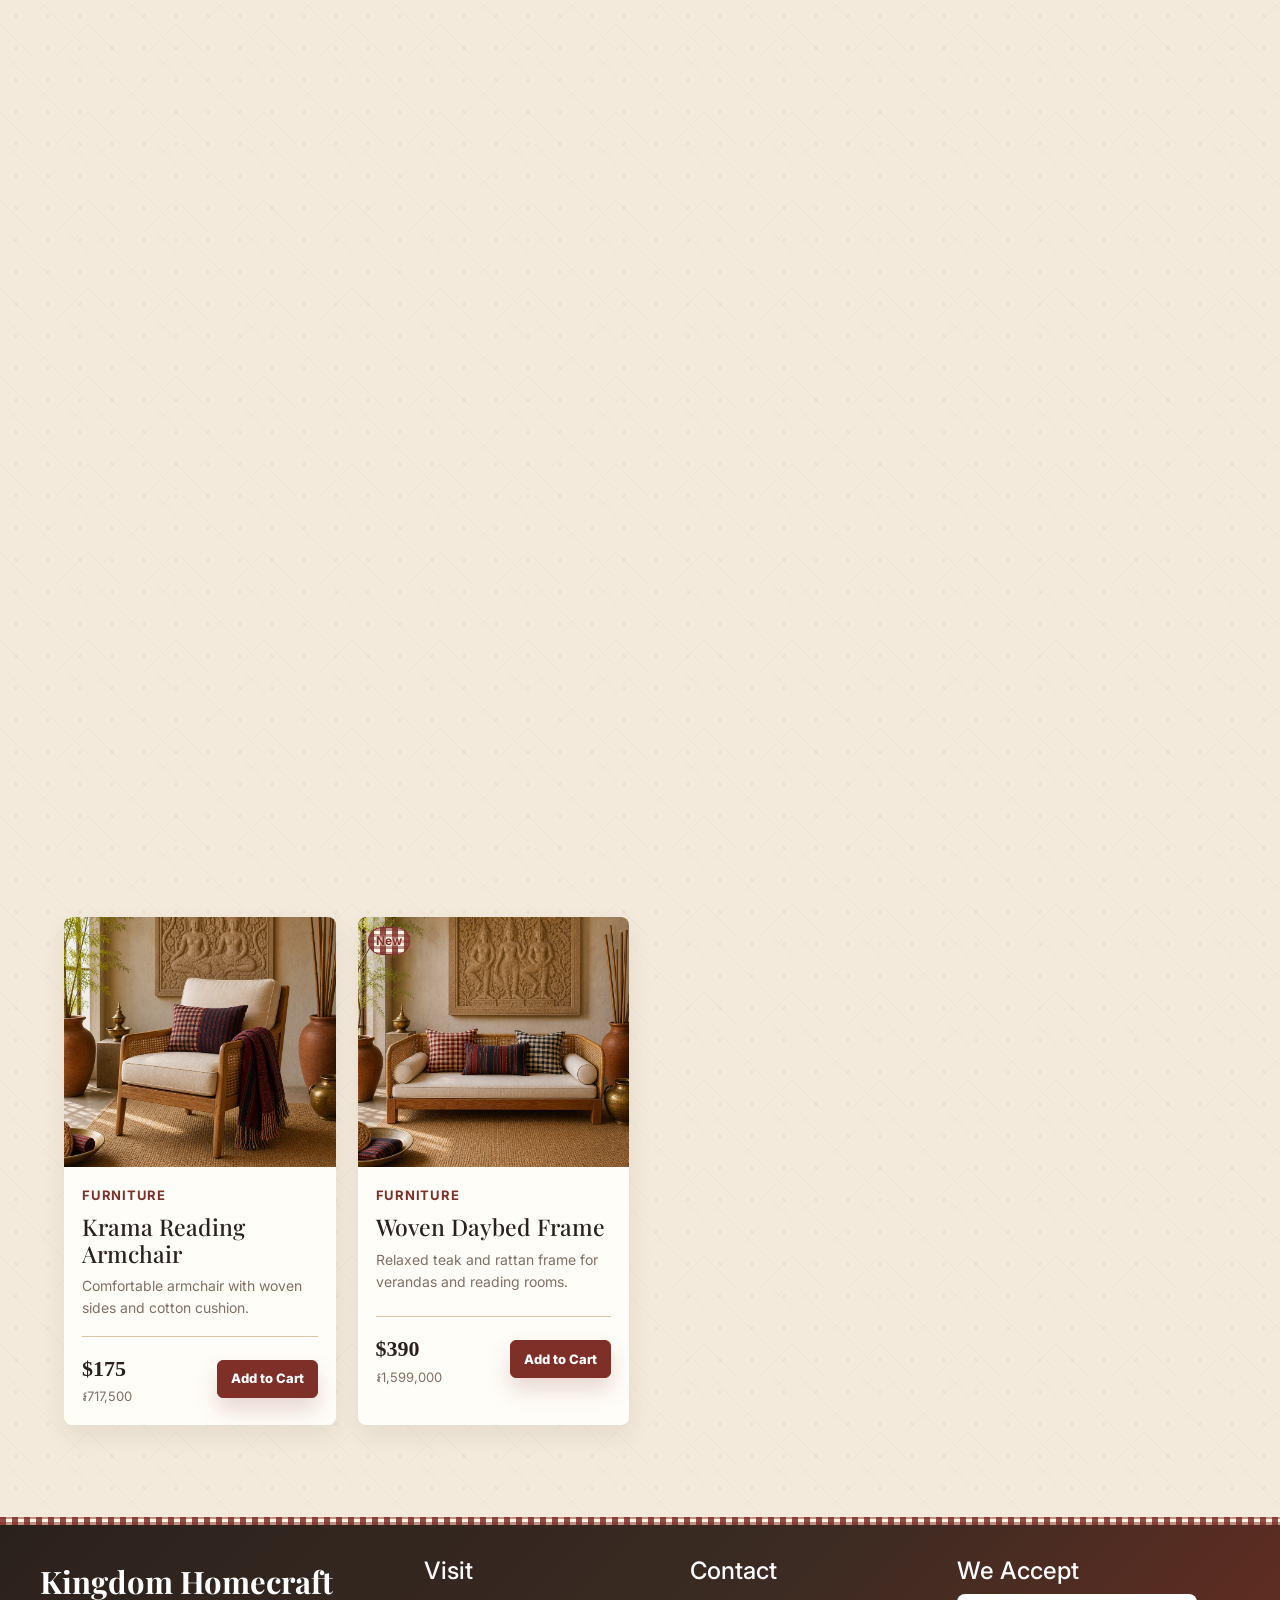
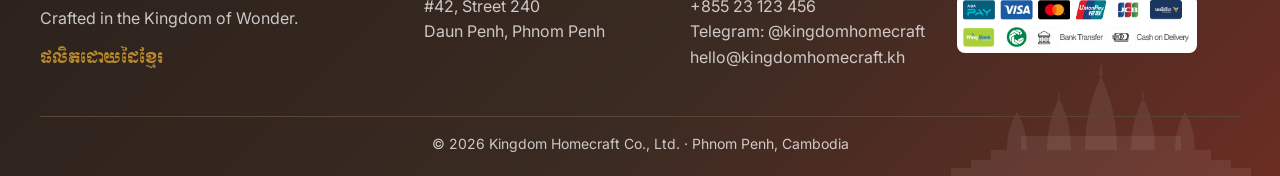
<file: products.html>
<!DOCTYPE html>
<html lang="en">
<head>
  <meta charset="UTF-8" />
  <meta name="viewport" content="width=device-width, initial-scale=1" />
  <title>Products — Kingdom Homecraft</title>
  <meta name="description" content="Browse wooden furniture, krama silk, ceramics, plants, and decor from Cambodian artisans." />
  <link rel="icon" href="site-photos/favicon.svg" type="image/svg+xml">
  <link rel="preconnect" href="https://fonts.googleapis.com">
  <link rel="preconnect" href="https://fonts.gstatic.com" crossorigin>
  <link href="https://fonts.googleapis.com/css2?family=Playfair+Display:ital,wght@0,400;0,600;0,700;1,400&family=Inter:wght@400;500;600;700&family=Noto+Serif+Khmer:wght@400;600&family=Moul&display=swap" rel="stylesheet">
  <link href="https://cdn.jsdelivr.net/npm/bootstrap@5.3.3/dist/css/bootstrap.min.css" rel="stylesheet">
  <link href="https://cdn.jsdelivr.net/npm/bootstrap-icons@1.11.3/font/bootstrap-icons.css" rel="stylesheet">
  <link rel="stylesheet" href="style.css" />
</head>
<body>

  <header class="site-header sticky-top">
    <nav class="navbar navbar-expand-lg" aria-label="Primary navigation">
      <div class="container-xl nav-inner">
        <a href="index.html" class="navbar-brand logo">Kingdom<span> Homecraft</span></a>
        <button class="navbar-toggler" type="button" data-bs-toggle="collapse" data-bs-target="#mainNavbar" aria-controls="mainNavbar" aria-expanded="false" aria-label="Toggle navigation">
          <span class="navbar-toggler-icon"></span>
        </button>
        <div class="collapse navbar-collapse" id="mainNavbar">
          <ul class="navbar-nav mx-lg-auto nav-links">
            <li class="nav-item"><a href="index.html" class="nav-link">Home</a></li>
            <li class="nav-item"><a href="products.html" class="nav-link active" aria-current="page">Products</a></li>
            <li class="nav-item"><a href="about.html" class="nav-link">About</a></li>
            <li class="nav-item"><a href="contact.html" class="nav-link">Contact</a></li>
          </ul>
          <div class="nav-actions ms-lg-auto">
            <a href="receipts.html" class="receipt-link"><i class="bi bi-receipt-cutoff" aria-hidden="true"></i><span>Receipts</span></a>
            <a href="cart.html" class="cart-icon" aria-label="Cart"><i class="bi bi-bag" aria-hidden="true"></i><span>Cart</span><span class="cart-badge">0</span></a>
          </div>
        </div>
      </div>
    </nav>
  </header>

  <section class="section">
    <div class="section-header">
      <span class="eyebrow"><span class="km" lang="km">ផលិតផល</span> · The Collection</span>
      <h2>All Products</h2>
      <p>Made by Khmer artisans across the Kingdom · Prices in USD & ៛</p>
    </div>

    <div class="toolbar">
      <div id="filters" class="filters">
        <button class="filter-btn active" data-category="All">All</button>
        <button class="filter-btn" data-category="Furniture">Furniture</button>
        <button class="filter-btn" data-category="Wall Decoration">Wall Decoration</button>
        <button class="filter-btn" data-category="Lighting">Lighting</button>
        <button class="filter-btn" data-category="Plants">Plants</button>
        <button class="filter-btn" data-category="Home Accessories">Home Accessories</button>
      </div>
      <div class="toolbar-tools">
        <input id="search" class="search-input" type="search" placeholder="Search products..." aria-label="Search products" />
        <select id="sort" class="sort-select" aria-label="Sort products">
          <option value="featured">Sort: Featured</option>
          <option value="price-asc">Price: Low to High</option>
          <option value="price-desc">Price: High to Low</option>
          <option value="name">Name: A to Z</option>
        </select>
      </div>
    </div>
    <p id="results-count" class="results-count" aria-live="polite"></p>

    <div id="products-grid" class="product-grid">
      <article class="product-card reveal" data-id="1" data-name="Wooden Lounge Chair" data-category="Furniture" data-price="189" data-img="product-photos/01-rattan-lounge-chair.jpg">
        <div class="product-img">
          <img src="product-photos/01-rattan-lounge-chair.jpg" alt="Wooden Lounge Chair" loading="lazy">
        </div>
        <div class="product-info">
          <span class="product-cat">Furniture</span>
          <h3 class="product-name">Wooden Lounge Chair</h3>
          <p class="product-desc">Hand-finished wooden lounge chair from Cambodian artisans.</p>
          <div class="product-bottom">
            <div class="price-stack">
              <span class="product-price">$189</span>
              <span class="product-price-khr">៛774,900</span>
            </div>
            <button class="btn btn-sm add-cart">Add to Cart</button>
          </div>
        </div>
      </article>

      <article class="product-card reveal" data-id="2" data-name="Wooden Coffee Table" data-category="Furniture" data-price="245" data-img="product-photos/02-teak-coffee-table.jpg">
        <div class="product-img">
          <img src="product-photos/02-teak-coffee-table.jpg" alt="Wooden Coffee Table" loading="lazy">
          <span class="product-badge badge-bestseller">Bestseller</span>
        </div>
        <div class="product-info">
          <span class="product-cat">Furniture</span>
          <h3 class="product-name">Wooden Coffee Table</h3>
          <p class="product-desc">Reclaimed Cambodian teak, hand-finished.</p>
          <div class="product-bottom">
            <div class="price-stack">
              <span class="product-price">$245</span>
              <span class="product-price-khr">៛1,004,500</span>
            </div>
            <button class="btn btn-sm add-cart">Add to Cart</button>
          </div>
        </div>
      </article>

      <article class="product-card reveal" data-id="3" data-name="Krama Linen Sofa" data-category="Furniture" data-price="690" data-img="product-photos/03-krama-linen-sofa.jpg">
        <div class="product-img">
          <img src="product-photos/03-krama-linen-sofa.jpg" alt="Krama Linen Sofa" loading="lazy">
        </div>
        <div class="product-info">
          <span class="product-cat">Furniture</span>
          <h3 class="product-name">Krama Linen Sofa</h3>
          <p class="product-desc">Three-seater dressed in traditional krama cotton.</p>
          <div class="product-bottom">
            <div class="price-stack">
              <span class="product-price">$690</span>
              <span class="product-price-khr">៛2,829,000</span>
            </div>
            <button class="btn btn-sm add-cart">Add to Cart</button>
          </div>
        </div>
      </article>

      <article class="product-card reveal" data-id="4" data-name="Apsara Wall Canvas" data-category="Wall Decoration" data-price="65" data-img="product-photos/04-apsara-wall-canvas.jpg">
        <div class="product-img">
          <img src="product-photos/04-apsara-wall-canvas.jpg" alt="Apsara Wall Canvas" loading="lazy">
        </div>
        <div class="product-info">
          <span class="product-cat">Wall Decoration</span>
          <h3 class="product-name">Apsara Wall Canvas</h3>
          <p class="product-desc">Hand-painted apsara-inspired lotus motif, 60x80 cm.</p>
          <div class="product-bottom">
            <div class="price-stack">
              <span class="product-price">$65</span>
              <span class="product-price-khr">៛266,500</span>
            </div>
            <button class="btn btn-sm add-cart">Add to Cart</button>
          </div>
        </div>
      </article>

      <article class="product-card reveal" data-id="5" data-name="Brass Temple Mirror" data-category="Wall Decoration" data-price="95" data-img="product-photos/05-brass-temple-mirror.jpg">
        <div class="product-img">
          <img src="product-photos/05-brass-temple-mirror.jpg" alt="Brass Temple Mirror" loading="lazy">
        </div>
        <div class="product-info">
          <span class="product-cat">Wall Decoration</span>
          <h3 class="product-name">Brass Temple Mirror</h3>
          <p class="product-desc">Angkor-inspired brass frame, 70 cm diameter.</p>
          <div class="product-bottom">
            <div class="price-stack">
              <span class="product-price">$95</span>
              <span class="product-price-khr">៛389,500</span>
            </div>
            <button class="btn btn-sm add-cart">Add to Cart</button>
          </div>
        </div>
      </article>

      <article class="product-card reveal" data-id="6" data-name="Silk Wall Weaving" data-category="Wall Decoration" data-price="55" data-img="product-photos/06-silk-wall-weaving.jpg">
        <div class="product-img">
          <img src="product-photos/06-silk-wall-weaving.jpg" alt="Silk Wall Weaving" loading="lazy">
          <span class="product-badge badge-new">New</span>
        </div>
        <div class="product-info">
          <span class="product-cat">Wall Decoration</span>
          <h3 class="product-name">Silk Wall Weaving</h3>
          <p class="product-desc">Takeo silk, naturally dyed, handwoven.</p>
          <div class="product-bottom">
            <div class="price-stack">
              <span class="product-price">$55</span>
              <span class="product-price-khr">៛225,500</span>
            </div>
            <button class="btn btn-sm add-cart">Add to Cart</button>
          </div>
        </div>
      </article>

      <article class="product-card reveal" data-id="7" data-name="Rattan Pendant Lamp" data-category="Lighting" data-price="79" data-img="product-photos/07-rattan-pendant-lamp.jpg">
        <div class="product-img">
          <img src="product-photos/07-rattan-pendant-lamp.jpg" alt="Rattan Pendant Lamp" loading="lazy">
          <span class="product-badge badge-new">New</span>
        </div>
        <div class="product-info">
          <span class="product-cat">Lighting</span>
          <h3 class="product-name">Rattan Pendant Lamp</h3>
          <p class="product-desc">Woven dome shade, warm Phnom Penh evenings.</p>
          <div class="product-bottom">
            <div class="price-stack">
              <span class="product-price">$79</span>
              <span class="product-price-khr">៛323,900</span>
            </div>
            <button class="btn btn-sm add-cart">Add to Cart</button>
          </div>
        </div>
      </article>

      <article class="product-card reveal" data-id="8" data-name="Brass Floor Lamp" data-category="Lighting" data-price="165" data-img="product-photos/08-brass-floor-lamp.jpg">
        <div class="product-img">
          <img src="product-photos/08-brass-floor-lamp.jpg" alt="Brass Floor Lamp" loading="lazy">
        </div>
        <div class="product-info">
          <span class="product-cat">Lighting</span>
          <h3 class="product-name">Brass Floor Lamp</h3>
          <p class="product-desc">Adjustable arc, marble base from Pursat.</p>
          <div class="product-bottom">
            <div class="price-stack">
              <span class="product-price">$165</span>
              <span class="product-price-khr">៛676,500</span>
            </div>
            <button class="btn btn-sm add-cart">Add to Cart</button>
          </div>
        </div>
      </article>

      <article class="product-card reveal" data-id="9" data-name="Kampong Chhnang Lamp" data-category="Lighting" data-price="72" data-img="product-photos/09-kampong-chhnang-lamp.jpg">
        <div class="product-img">
          <img src="product-photos/09-kampong-chhnang-lamp.jpg" alt="Kampong Chhnang Lamp" loading="lazy">
        </div>
        <div class="product-info">
          <span class="product-cat">Lighting</span>
          <h3 class="product-name">Kampong Chhnang Lamp</h3>
          <p class="product-desc">Hand-thrown ceramic base, linen shade.</p>
          <div class="product-bottom">
            <div class="price-stack">
              <span class="product-price">$72</span>
              <span class="product-price-khr">៛295,200</span>
            </div>
            <button class="btn btn-sm add-cart">Add to Cart</button>
          </div>
        </div>
      </article>

      <article class="product-card reveal" data-id="10" data-name="Frangipani Plant" data-category="Plants" data-price="28" data-img="product-photos/10-frangipani-plant.jpg">
        <div class="product-img">
          <img src="product-photos/10-frangipani-plant.jpg" alt="Frangipani Plant" loading="lazy">
        </div>
        <div class="product-info">
          <span class="product-cat">Plants</span>
          <h3 class="product-name">Frangipani Plant</h3>
          <p class="product-desc">Cambodia's national flower, ceramic pot.</p>
          <div class="product-bottom">
            <div class="price-stack">
              <span class="product-price">$28</span>
              <span class="product-price-khr">៛114,800</span>
            </div>
            <button class="btn btn-sm add-cart">Add to Cart</button>
          </div>
        </div>
      </article>

      <article class="product-card reveal" data-id="11" data-name="Bamboo Palm" data-category="Plants" data-price="22" data-img="product-photos/11-bamboo-palm.jpg">
        <div class="product-img">
          <img src="product-photos/11-bamboo-palm.jpg" alt="Bamboo Palm" loading="lazy">
        </div>
        <div class="product-info">
          <span class="product-cat">Plants</span>
          <h3 class="product-name">Bamboo Palm</h3>
          <p class="product-desc">Low-maintenance tropical, terracotta planter.</p>
          <div class="product-bottom">
            <div class="price-stack">
              <span class="product-price">$22</span>
              <span class="product-price-khr">៛90,200</span>
            </div>
            <button class="btn btn-sm add-cart">Add to Cart</button>
          </div>
        </div>
      </article>

      <article class="product-card reveal" data-id="12" data-name="Sugar Palm Sapling" data-category="Plants" data-price="45" data-img="product-photos/12-sugar-palm-sapling.jpg">
        <div class="product-img">
          <img src="product-photos/12-sugar-palm-sapling.jpg" alt="Sugar Palm Sapling" loading="lazy">
          <span class="product-badge badge-bestseller">Bestseller</span>
        </div>
        <div class="product-info">
          <span class="product-cat">Plants</span>
          <h3 class="product-name">Sugar Palm Sapling</h3>
          <p class="product-desc">Cambodia's iconic tree, indoor variety.</p>
          <div class="product-bottom">
            <div class="price-stack">
              <span class="product-price">$45</span>
              <span class="product-price-khr">៛184,500</span>
            </div>
            <button class="btn btn-sm add-cart">Add to Cart</button>
          </div>
        </div>
      </article>

      <article class="product-card reveal" data-id="13" data-name="Krama Throw Blanket" data-category="Home Accessories" data-price="24" data-img="product-photos/13-krama-throw-blanket.jpg">
        <div class="product-img">
          <img src="product-photos/13-krama-throw-blanket.jpg" alt="Krama Throw Blanket" loading="lazy">
        </div>
        <div class="product-info">
          <span class="product-cat">Home Accessories</span>
          <h3 class="product-name">Krama Throw Blanket</h3>
          <p class="product-desc">Classic checkered krama, soft cotton weave.</p>
          <div class="product-bottom">
            <div class="price-stack">
              <span class="product-price">$24</span>
              <span class="product-price-khr">៛98,400</span>
            </div>
            <button class="btn btn-sm add-cart">Add to Cart</button>
          </div>
        </div>
      </article>

      <article class="product-card reveal" data-id="14" data-name="Kampong Chhnang Vase Set" data-category="Home Accessories" data-price="38" data-img="product-photos/14-kampong-chhnang-vase-set.jpg">
        <div class="product-img">
          <img src="product-photos/14-kampong-chhnang-vase-set.jpg" alt="Kampong Chhnang Vase Set" loading="lazy">
        </div>
        <div class="product-info">
          <span class="product-cat">Home Accessories</span>
          <h3 class="product-name">Kampong Chhnang Vase Set</h3>
          <p class="product-desc">Three matte terracotta vases, village-fired.</p>
          <div class="product-bottom">
            <div class="price-stack">
              <span class="product-price">$38</span>
              <span class="product-price-khr">៛155,800</span>
            </div>
            <button class="btn btn-sm add-cart">Add to Cart</button>
          </div>
        </div>
      </article>

      <article class="product-card reveal" data-id="15" data-name="Kampot Pepper Candle" data-category="Home Accessories" data-price="18" data-img="product-photos/15-kampot-pepper-candle.jpg">
        <div class="product-img">
          <img src="product-photos/15-kampot-pepper-candle.jpg" alt="Kampot Pepper Candle" loading="lazy">
          <span class="product-badge badge-new">New</span>
        </div>
        <div class="product-info">
          <span class="product-cat">Home Accessories</span>
          <h3 class="product-name">Kampot Pepper Candle</h3>
          <p class="product-desc">Black pepper and lemongrass, 40-hour burn.</p>
          <div class="product-bottom">
            <div class="price-stack">
              <span class="product-price">$18</span>
              <span class="product-price-khr">៛73,800</span>
            </div>
            <button class="btn btn-sm add-cart">Add to Cart</button>
          </div>
        </div>
      </article>

      <article class="product-card reveal" data-id="16" data-name="Water Hyacinth Rug" data-category="Home Accessories" data-price="89" data-img="product-photos/16-water-hyacinth-rug.jpg">
        <div class="product-img">
          <img src="product-photos/16-water-hyacinth-rug.jpg" alt="Water Hyacinth Rug" loading="lazy">
        </div>
        <div class="product-info">
          <span class="product-cat">Home Accessories</span>
          <h3 class="product-name">Water Hyacinth Rug</h3>
          <p class="product-desc">Tonle Sap fiber, hand-braided, 160x230 cm.</p>
          <div class="product-bottom">
            <div class="price-stack">
              <span class="product-price">$89</span>
              <span class="product-price-khr">៛364,900</span>
            </div>
            <button class="btn btn-sm add-cart">Add to Cart</button>
          </div>
        </div>
      </article>

      <article class="product-card reveal" data-id="17" data-name="Rattan Dining Chair" data-category="Furniture" data-price="135" data-img="product-photos/17-rattan-dining-chair.jpg">
        <div class="product-img">
          <img src="product-photos/17-rattan-dining-chair.jpg" alt="Rattan Dining Chair" loading="lazy">
          <span class="product-badge badge-new">New</span>
        </div>
        <div class="product-info">
          <span class="product-cat">Furniture</span>
          <h3 class="product-name">Rattan Dining Chair</h3>
          <p class="product-desc">Lightweight woven chair for dining rooms and quiet corners.</p>
          <div class="product-bottom">
            <div class="price-stack">
              <span class="product-price">$135</span>
              <span class="product-price-khr">៛553,500</span>
            </div>
            <button class="btn btn-sm add-cart">Add to Cart</button>
          </div>
        </div>
      </article>

      <article class="product-card reveal" data-id="18" data-name="Teak Bedside Table" data-category="Furniture" data-price="128" data-img="product-photos/18-teak-bedside-table.jpg">
        <div class="product-img">
          <img src="product-photos/18-teak-bedside-table.jpg" alt="Teak Bedside Table" loading="lazy">
        </div>
        <div class="product-info">
          <span class="product-cat">Furniture</span>
          <h3 class="product-name">Teak Bedside Table</h3>
          <p class="product-desc">Compact reclaimed teak table with a hand-rubbed finish.</p>
          <div class="product-bottom">
            <div class="price-stack">
              <span class="product-price">$128</span>
              <span class="product-price-khr">៛524,800</span>
            </div>
            <button class="btn btn-sm add-cart">Add to Cart</button>
          </div>
        </div>
      </article>

      <article class="product-card reveal" data-id="19" data-name="Angkor Relief Print" data-category="Wall Decoration" data-price="58" data-img="product-photos/19-angkor-relief-print.jpg">
        <div class="product-img">
          <img src="product-photos/19-angkor-relief-print.jpg" alt="Angkor Relief Print" loading="lazy">
        </div>
        <div class="product-info">
          <span class="product-cat">Wall Decoration</span>
          <h3 class="product-name">Angkor Relief Print</h3>
          <p class="product-desc">Temple-inspired artwork printed on textured cotton paper.</p>
          <div class="product-bottom">
            <div class="price-stack">
              <span class="product-price">$58</span>
              <span class="product-price-khr">៛237,800</span>
            </div>
            <button class="btn btn-sm add-cart">Add to Cart</button>
          </div>
        </div>
      </article>

      <article class="product-card reveal" data-id="20" data-name="Palm Leaf Wall Fan" data-category="Wall Decoration" data-price="42" data-img="product-photos/20-palm-leaf-wall-fan.jpg">
        <div class="product-img">
          <img src="product-photos/20-palm-leaf-wall-fan.jpg" alt="Palm Leaf Wall Fan" loading="lazy">
          <span class="product-badge badge-new">New</span>
        </div>
        <div class="product-info">
          <span class="product-cat">Wall Decoration</span>
          <h3 class="product-name">Palm Leaf Wall Fan</h3>
          <p class="product-desc">Decorative woven fan for warm, natural wall texture.</p>
          <div class="product-bottom">
            <div class="price-stack">
              <span class="product-price">$42</span>
              <span class="product-price-khr">៛172,200</span>
            </div>
            <button class="btn btn-sm add-cart">Add to Cart</button>
          </div>
        </div>
      </article>

      <article class="product-card reveal" data-id="21" data-name="Terracotta Table Lamp" data-category="Lighting" data-price="84" data-img="product-photos/21-terracotta-table-lamp.jpg">
        <div class="product-img">
          <img src="product-photos/21-terracotta-table-lamp.jpg" alt="Terracotta Table Lamp" loading="lazy">
          <span class="product-badge badge-bestseller">Bestseller</span>
        </div>
        <div class="product-info">
          <span class="product-cat">Lighting</span>
          <h3 class="product-name">Terracotta Table Lamp</h3>
          <p class="product-desc">Soft linen shade with a hand-thrown ceramic base.</p>
          <div class="product-bottom">
            <div class="price-stack">
              <span class="product-price">$84</span>
              <span class="product-price-khr">៛344,400</span>
            </div>
            <button class="btn btn-sm add-cart">Add to Cart</button>
          </div>
        </div>
      </article>

      <article class="product-card reveal" data-id="22" data-name="Areca Palm Basket Planter" data-category="Plants" data-price="34" data-img="product-photos/22-areca-palm-basket-planter.jpg">
        <div class="product-img">
          <img src="product-photos/22-areca-palm-basket-planter.jpg" alt="Areca Palm Basket Planter" loading="lazy">
        </div>
        <div class="product-info">
          <span class="product-cat">Plants</span>
          <h3 class="product-name">Areca Palm Basket Planter</h3>
          <p class="product-desc">Bright indoor palm paired with a woven basket cover.</p>
          <div class="product-bottom">
            <div class="price-stack">
              <span class="product-price">$34</span>
              <span class="product-price-khr">៛139,400</span>
            </div>
            <button class="btn btn-sm add-cart">Add to Cart</button>
          </div>
        </div>
      </article>

      <article class="product-card reveal" data-id="23" data-name="Krama Cushion Set" data-category="Home Accessories" data-price="32" data-img="product-photos/23-krama-cushion-set.jpg">
        <div class="product-img">
          <img src="product-photos/23-krama-cushion-set.jpg" alt="Krama Cushion Set" loading="lazy">
          <span class="product-badge badge-new">New</span>
        </div>
        <div class="product-info">
          <span class="product-cat">Home Accessories</span>
          <h3 class="product-name">Krama Cushion Set</h3>
          <p class="product-desc">Two cotton cushion covers in classic Cambodian checks.</p>
          <div class="product-bottom">
            <div class="price-stack">
              <span class="product-price">$32</span>
              <span class="product-price-khr">៛131,200</span>
            </div>
            <button class="btn btn-sm add-cart">Add to Cart</button>
          </div>
        </div>
      </article>

      <article class="product-card reveal" data-id="24" data-name="Ceramic Incense Holder" data-category="Home Accessories" data-price="16" data-img="product-photos/24-ceramic-incense-holder.jpg">
        <div class="product-img">
          <img src="product-photos/24-ceramic-incense-holder.jpg" alt="Ceramic Incense Holder" loading="lazy">
        </div>
        <div class="product-info">
          <span class="product-cat">Home Accessories</span>
          <h3 class="product-name">Ceramic Incense Holder</h3>
          <p class="product-desc">Small Kampong Chhnang ceramic piece for daily rituals.</p>
          <div class="product-bottom">
            <div class="price-stack">
              <span class="product-price">$16</span>
              <span class="product-price-khr">៛65,600</span>
            </div>
            <button class="btn btn-sm add-cart">Add to Cart</button>
          </div>
        </div>
      </article>

      <article class="product-card reveal" data-id="25" data-name="Rattan Storage Cabinet" data-category="Furniture" data-price="275" data-img="product-photos/25-rattan-storage-cabinet.jpg">
        <div class="product-img">
          <img src="product-photos/25-rattan-storage-cabinet.jpg" alt="Rattan Storage Cabinet" loading="lazy">
          <span class="product-badge badge-new">New</span>
        </div>
        <div class="product-info">
          <span class="product-cat">Furniture</span>
          <h3 class="product-name">Rattan Storage Cabinet</h3>
          <p class="product-desc">Woven rattan doors with solid wood frame and brass pulls.</p>
          <div class="product-bottom">
            <div class="price-stack">
              <span class="product-price">$275</span>
              <span class="product-price-khr">៛1,127,500</span>
            </div>
            <button class="btn btn-sm add-cart">Add to Cart</button>
          </div>
        </div>
      </article>

      <article class="product-card reveal" data-id="26" data-name="Low Teak Dining Table" data-category="Furniture" data-price="320" data-img="product-photos/26-low-teak-dining-table.jpg">
        <div class="product-img">
          <img src="product-photos/26-low-teak-dining-table.jpg" alt="Low Teak Dining Table" loading="lazy">
        </div>
        <div class="product-info">
          <span class="product-cat">Furniture</span>
          <h3 class="product-name">Low Teak Dining Table</h3>
          <p class="product-desc">Family-style table made from reclaimed Cambodian teak.</p>
          <div class="product-bottom">
            <div class="price-stack">
              <span class="product-price">$320</span>
              <span class="product-price-khr">៛1,312,000</span>
            </div>
            <button class="btn btn-sm add-cart">Add to Cart</button>
          </div>
        </div>
      </article>

      <article class="product-card reveal" data-id="27" data-name="Krama Lounge Ottoman" data-category="Furniture" data-price="98" data-img="product-photos/27-krama-lounge-ottoman.jpg">
        <div class="product-img">
          <img src="product-photos/27-krama-lounge-ottoman.jpg" alt="Krama Lounge Ottoman" loading="lazy">
        </div>
        <div class="product-info">
          <span class="product-cat">Furniture</span>
          <h3 class="product-name">Krama Lounge Ottoman</h3>
          <p class="product-desc">Soft footrest upholstered with krama-inspired cotton fabric.</p>
          <div class="product-bottom">
            <div class="price-stack">
              <span class="product-price">$98</span>
              <span class="product-price-khr">៛401,800</span>
            </div>
            <button class="btn btn-sm add-cart">Add to Cart</button>
          </div>
        </div>
      </article>

      <article class="product-card reveal" data-id="28" data-name="Teak Console Bench" data-category="Furniture" data-price="210" data-img="product-photos/28-teak-console-bench.jpg">
        <div class="product-img">
          <img src="product-photos/28-teak-console-bench.jpg" alt="Teak Console Bench" loading="lazy">
          <span class="product-badge badge-bestseller">Bestseller</span>
        </div>
        <div class="product-info">
          <span class="product-cat">Furniture</span>
          <h3 class="product-name">Teak Console Bench</h3>
          <p class="product-desc">Slim entryway bench with a warm natural teak finish.</p>
          <div class="product-bottom">
            <div class="price-stack">
              <span class="product-price">$210</span>
              <span class="product-price-khr">៛861,000</span>
            </div>
            <button class="btn btn-sm add-cart">Add to Cart</button>
          </div>
        </div>
      </article>

      <article class="product-card reveal" data-id="29" data-name="Krama Reading Armchair" data-category="Furniture" data-price="175" data-img="product-photos/29-krama-reading-armchair.jpg">
        <div class="product-img">
          <img src="product-photos/29-krama-reading-armchair.jpg" alt="Krama Reading Armchair" loading="lazy">
        </div>
        <div class="product-info">
          <span class="product-cat">Furniture</span>
          <h3 class="product-name">Krama Reading Armchair</h3>
          <p class="product-desc">Comfortable armchair with woven sides and cotton cushion.</p>
          <div class="product-bottom">
            <div class="price-stack">
              <span class="product-price">$175</span>
              <span class="product-price-khr">៛717,500</span>
            </div>
            <button class="btn btn-sm add-cart">Add to Cart</button>
          </div>
        </div>
      </article>

      <article class="product-card reveal" data-id="30" data-name="Woven Daybed Frame" data-category="Furniture" data-price="390" data-img="product-photos/30-woven-daybed-frame.jpg">
        <div class="product-img">
          <img src="product-photos/30-woven-daybed-frame.jpg" alt="Woven Daybed Frame" loading="lazy">
          <span class="product-badge badge-new">New</span>
        </div>
        <div class="product-info">
          <span class="product-cat">Furniture</span>
          <h3 class="product-name">Woven Daybed Frame</h3>
          <p class="product-desc">Relaxed teak and rattan frame for verandas and reading rooms.</p>
          <div class="product-bottom">
            <div class="price-stack">
              <span class="product-price">$390</span>
              <span class="product-price-khr">៛1,599,000</span>
            </div>
            <button class="btn btn-sm add-cart">Add to Cart</button>
          </div>
        </div>
      </article>
    </div>

    <p id="no-products" class="no-products" hidden>No products match your search.</p>
  </section>

  <footer class="footer">
    <div class="footer-inner">
      <div>
        <div class="logo">Kingdom<span> Homecraft</span></div>
        <p class="foot-tag">Crafted in the Kingdom of Wonder.</p>
        <p class="foot-km" lang="km">ផលិតដោយដៃខ្មែរ</p>
      </div>
      <div class="foot-col"><h4>Visit</h4><p>#42, Street 240<br/>Daun Penh, Phnom Penh</p></div>
      <div class="foot-col"><h4>Contact</h4><p>+855 23 123 456<br/>Telegram: @kingdomhomecraft<br/>hello@kingdomhomecraft.kh</p></div>
      <div class="foot-col foot-payments"><h4>We Accept</h4><img src="site-photos/We-accept-payment–for-web-footer-2.png" alt="Accepted payment methods"></div>
    </div>
    <div class="footer-bottom">© 2026 Kingdom Homecraft Co., Ltd. · Phnom Penh, Cambodia</div>
  </footer>

  <script src="https://cdn.jsdelivr.net/npm/bootstrap@5.3.3/dist/js/bootstrap.bundle.min.js"></script>
  <script src="js/data-store.js"></script>
  <script src="js/cart-badge.js"></script>
  <script src="js/product-interactions.js"></script>
  <script src="js/cart-page.js"></script>
  <script src="js/receipts.js"></script>
  <script src="js/forms.js"></script>
  <script src="js/home-ui.js"></script>
  <script src="script.js"></script>
</body>
</html>
</file>
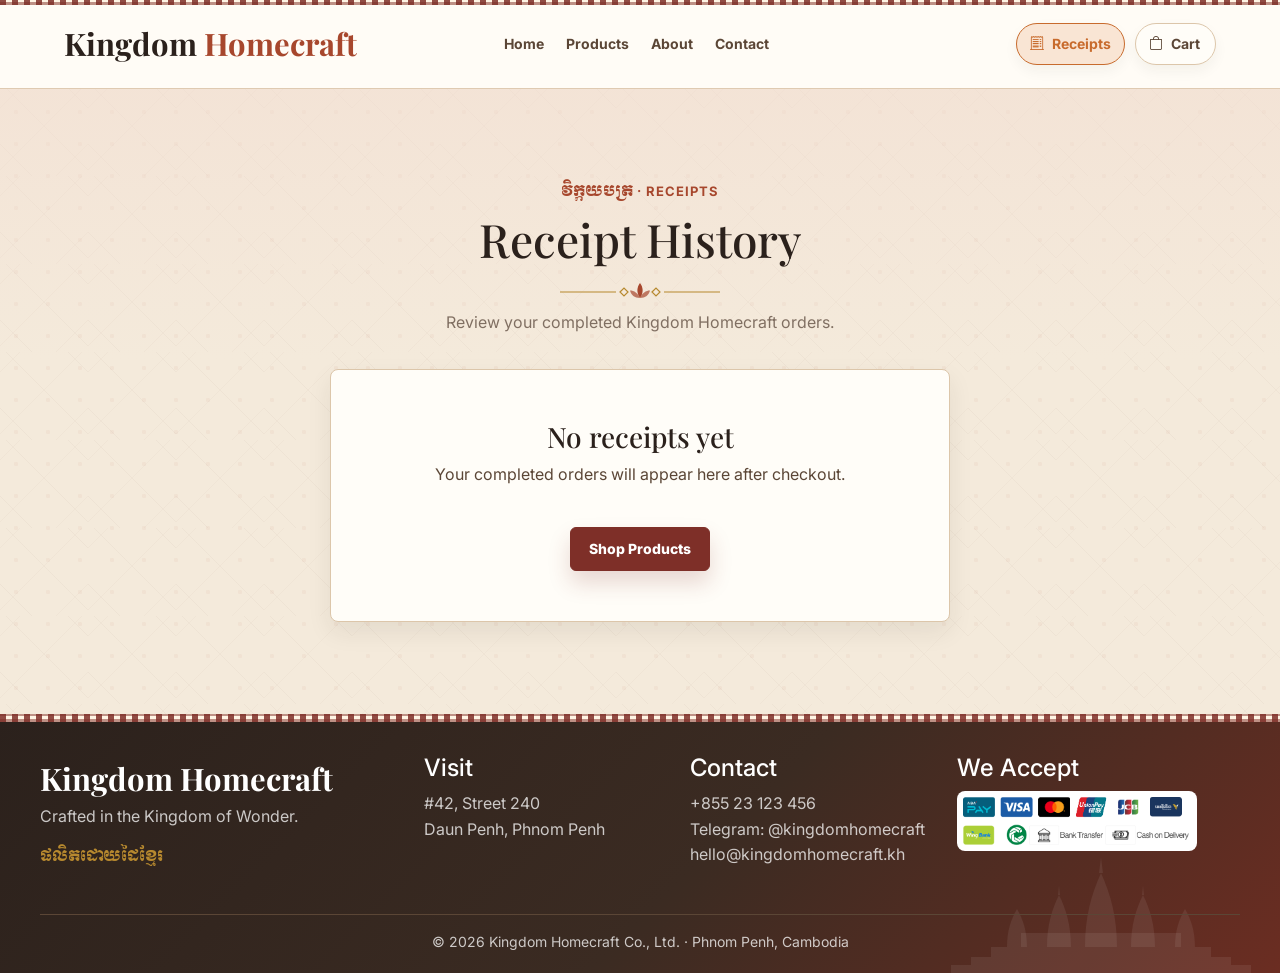
<file: receipts.html>
<!DOCTYPE html>
<html lang="en">
<head>
  <meta charset="UTF-8" />
  <meta name="viewport" content="width=device-width, initial-scale=1" />
  <title>Receipt History - Kingdom Homecraft</title>
  <meta name="description" content="View your Kingdom Homecraft receipt history and previous order totals." />
  <link rel="icon" href="site-photos/favicon.svg" type="image/svg+xml">
  <link rel="preconnect" href="https://fonts.googleapis.com">
  <link rel="preconnect" href="https://fonts.gstatic.com" crossorigin>
  <link href="https://fonts.googleapis.com/css2?family=Playfair+Display:ital,wght@0,400;0,600;0,700;1,400&family=Inter:wght@400;500;600;700&family=Noto+Serif+Khmer:wght@400;600&family=Moul&display=swap" rel="stylesheet">
  <link href="https://cdn.jsdelivr.net/npm/bootstrap@5.3.3/dist/css/bootstrap.min.css" rel="stylesheet">
  <link href="https://cdn.jsdelivr.net/npm/bootstrap-icons@1.11.3/font/bootstrap-icons.css" rel="stylesheet">
  <link rel="stylesheet" href="style.css" />
</head>
<body>

  <header class="site-header sticky-top">
    <nav class="navbar navbar-expand-lg" aria-label="Primary navigation">
      <div class="container-xl nav-inner">
        <a href="index.html" class="navbar-brand logo">Kingdom<span> Homecraft</span></a>
        <button class="navbar-toggler" type="button" data-bs-toggle="collapse" data-bs-target="#mainNavbar" aria-controls="mainNavbar" aria-expanded="false" aria-label="Toggle navigation">
          <span class="navbar-toggler-icon"></span>
        </button>
        <div class="collapse navbar-collapse" id="mainNavbar">
          <ul class="navbar-nav mx-lg-auto nav-links">
            <li class="nav-item"><a href="index.html" class="nav-link">Home</a></li>
            <li class="nav-item"><a href="products.html" class="nav-link">Products</a></li>
            <li class="nav-item"><a href="about.html" class="nav-link">About</a></li>
            <li class="nav-item"><a href="contact.html" class="nav-link">Contact</a></li>
          </ul>
          <div class="nav-actions ms-lg-auto">
            <a href="receipts.html" class="receipt-link active"><i class="bi bi-receipt-cutoff" aria-hidden="true"></i><span>Receipts</span></a>
            <a href="cart.html" class="cart-icon" aria-label="Cart"><i class="bi bi-bag" aria-hidden="true"></i><span>Cart</span><span class="cart-badge">0</span></a>
          </div>
        </div>
      </div>
    </nav>
  </header>

  <section class="section">
    <div class="section-header">
      <span class="eyebrow"><span class="km" lang="km">វិក្កយបត្រ</span> · Receipts</span>
      <h2>Receipt History</h2>
      <p>Review your completed Kingdom Homecraft orders.</p>
    </div>
    <div id="receipt-history"></div>
  </section>

  <footer class="footer">
    <div class="footer-inner">
      <div>
        <div class="logo">Kingdom<span> Homecraft</span></div>
        <p class="foot-tag">Crafted in the Kingdom of Wonder.</p>
        <p class="foot-km" lang="km">ផលិតដោយដៃខ្មែរ</p>
      </div>
      <div class="foot-col"><h4>Visit</h4><p>#42, Street 240<br/>Daun Penh, Phnom Penh</p></div>
      <div class="foot-col"><h4>Contact</h4><p>+855 23 123 456<br/>Telegram: @kingdomhomecraft<br/>hello@kingdomhomecraft.kh</p></div>
      <div class="foot-col foot-payments"><h4>We Accept</h4><img src="site-photos/We-accept-payment–for-web-footer-2.png" alt="Accepted payment methods"></div>
    </div>
    <div class="footer-bottom">© 2026 Kingdom Homecraft Co., Ltd. · Phnom Penh, Cambodia</div>
  </footer>

  <script src="https://cdn.jsdelivr.net/npm/bootstrap@5.3.3/dist/js/bootstrap.bundle.min.js"></script>
  <script src="js/data-store.js"></script>
  <script src="js/cart-badge.js"></script>
  <script src="js/product-interactions.js"></script>
  <script src="js/cart-page.js"></script>
  <script src="js/receipts.js"></script>
  <script src="js/forms.js"></script>
  <script src="js/home-ui.js"></script>
  <script src="script.js"></script>
</body>
</html>
</file>
<file: style.css>
/* Kingdom Homecraft stylesheet entry point */

@import url("css/base.css");
@import url("css/foundation.css");
@import url("css/foundation-responsive.css");
@import url("css/theme.css");
@import url("css/navigation.css");
@import url("css/components.css");
@import url("css/page-sections.css");
@import url("css/checkout-receipts.css");
@import url("css/overlays-footer.css");
@import url("css/responsive.css");
@import url("css/enhancements.css");
@import url("css/khmer-theme.css");
</file>
